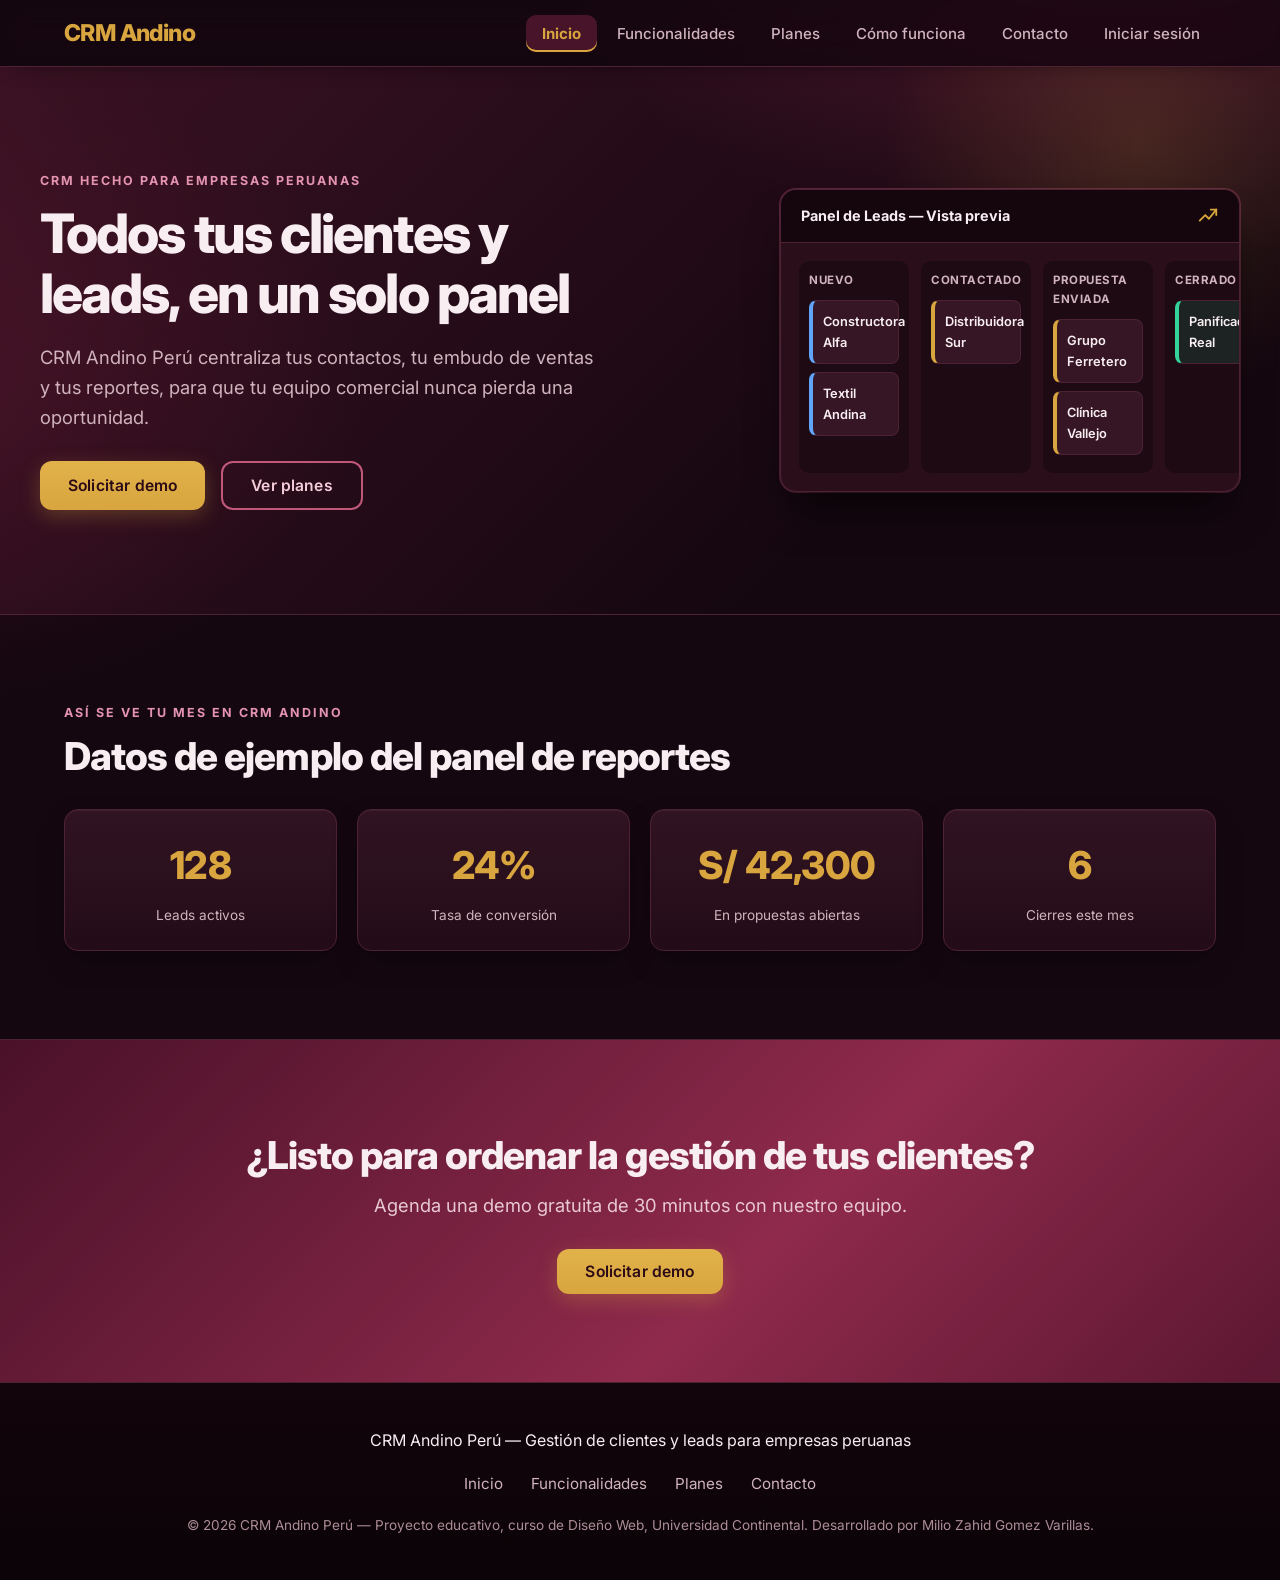
<file: crm-andino-semana7 (3)/crm-andino/index.html>
<!DOCTYPE html>
<html lang="es">
<head>
  <meta charset="UTF-8">
  <meta name="viewport" content="width=device-width, initial-scale=1.0">
  <meta name="description" content="CRM Andino Perú - Plataforma de gestión de clientes y seguimiento de leads para empresas peruanas">
  <meta name="author" content="Milio Zahid Gomez Varillas">
  <title>CRM Andino Perú — Gestiona tus clientes y leads en un solo lugar</title>
  <link rel="preconnect" href="https://fonts.googleapis.com">
  <link rel="preconnect" href="https://fonts.gstatic.com" crossorigin>
  <link href="https://fonts.googleapis.com/css2?family=Inter:wght@400;600;700;800&display=swap" rel="stylesheet">
  <link rel="stylesheet" href="css/index.css">
</head>
<body>

  <header>
    <nav>
      <a href="index.html" class="logo">CRM Andino</a>
      <ul>
        <li><a href="index.html" class="activo">Inicio</a></li>
        <li><a href="funcionalidades.html">Funcionalidades</a></li>
        <li><a href="planes.html">Planes</a></li>
        <li><a href="como-funciona.html">Cómo funciona</a></li>
        <li><a href="contacto.html">Contacto</a></li>
        <li><a href="login.html">Iniciar sesión</a></li>
      </ul>
    </nav>
  </header>

  <main>
    <section class="hero">
      <div class="hero-texto">
        <p class="kicker">CRM hecho para empresas peruanas</p>
        <h1>Todos tus clientes y leads, en un solo panel</h1>
        <p class="subtitulo">CRM Andino Perú centraliza tus contactos, tu embudo de ventas y tus reportes, para que tu equipo comercial nunca pierda una oportunidad.</p>
        <div class="hero-botones">
          <a href="contacto.html" class="btn btn-solido">Solicitar demo</a>
          <a href="planes.html" class="btn btn-outline">Ver planes</a>
        </div>
      </div>

      <div class="panel-demo" aria-label="Vista previa del panel de seguimiento de leads">
        <div class="panel-demo-header">
          <span>Panel de Leads — Vista previa</span>
          <!-- Ícono SVG con efecto de "dibujado" animado por CSS (stroke-dasharray) -->
          <svg class="icono-tendencia" viewBox="0 0 24 24" width="22" height="22" fill="none"
               stroke="currentColor" stroke-width="2" stroke-linecap="round" stroke-linejoin="round"
               aria-hidden="true">
            <polyline points="3 17 9 11 13 15 21 5"></polyline>
            <polyline points="15 5 21 5 21 11"></polyline>
          </svg>
        </div>
        <div class="panel-demo-columnas">
          <div class="panel-col">
            <h6>Nuevo</h6>
            <div class="lead-card lead-nuevo">Constructora Alfa</div>
            <div class="lead-card lead-nuevo">Textil Andina</div>
          </div>
          <div class="panel-col">
            <h6>Contactado</h6>
            <div class="lead-card lead-proceso">Distribuidora Sur</div>
          </div>
          <div class="panel-col">
            <h6>Propuesta enviada</h6>
            <div class="lead-card lead-proceso">Grupo Ferretero</div>
            <div class="lead-card lead-proceso">Clínica Vallejo</div>
          </div>
          <div class="panel-col">
            <h6>Cerrado</h6>
            <div class="lead-card lead-ganado lead-cerrado">Panificadora Real</div>
          </div>
        </div>
      </div>
    </section>

    <!--
      Datos mock: métricas de ejemplo que simulan lo que vería un
      gerente comercial dentro del sistema (no provienen de una base
      de datos real, son valores de muestra para la demo).
    -->
    <section class="metricas">
      <p class="kicker">Así se ve tu mes en CRM Andino</p>
      <h2>Datos de ejemplo del panel de reportes</h2>
      <div class="metricas-grid">
        <article class="metrica-card">
          <p class="metrica-numero">128</p>
          <p class="metrica-etiqueta">Leads activos</p>
        </article>
        <article class="metrica-card">
          <p class="metrica-numero">24%</p>
          <p class="metrica-etiqueta">Tasa de conversión</p>
        </article>
        <article class="metrica-card">
          <p class="metrica-numero">S/ 42,300</p>
          <p class="metrica-etiqueta">En propuestas abiertas</p>
        </article>
        <article class="metrica-card">
          <p class="metrica-numero">6</p>
          <p class="metrica-etiqueta">Cierres este mes</p>
        </article>
      </div>
    </section>

    <section class="cta">
      <h2>¿Listo para ordenar la gestión de tus clientes?</h2>
      <p>Agenda una demo gratuita de 30 minutos con nuestro equipo.</p>
      <a href="contacto.html" class="btn btn-solido">Solicitar demo</a>
    </section>
  </main>

  <footer>
    <p>CRM Andino Perú — Gestión de clientes y leads para empresas peruanas</p>
    <nav>
      <a href="index.html">Inicio</a>
      <a href="funcionalidades.html">Funcionalidades</a>
      <a href="planes.html">Planes</a>
      <a href="contacto.html">Contacto</a>
    </nav>
    <p>&copy; 2026 CRM Andino Perú — Proyecto educativo, curso de Diseño Web, Universidad Continental. Desarrollado por Milio Zahid Gomez Varillas.</p>
  </footer>

</body>
</html>
</file>
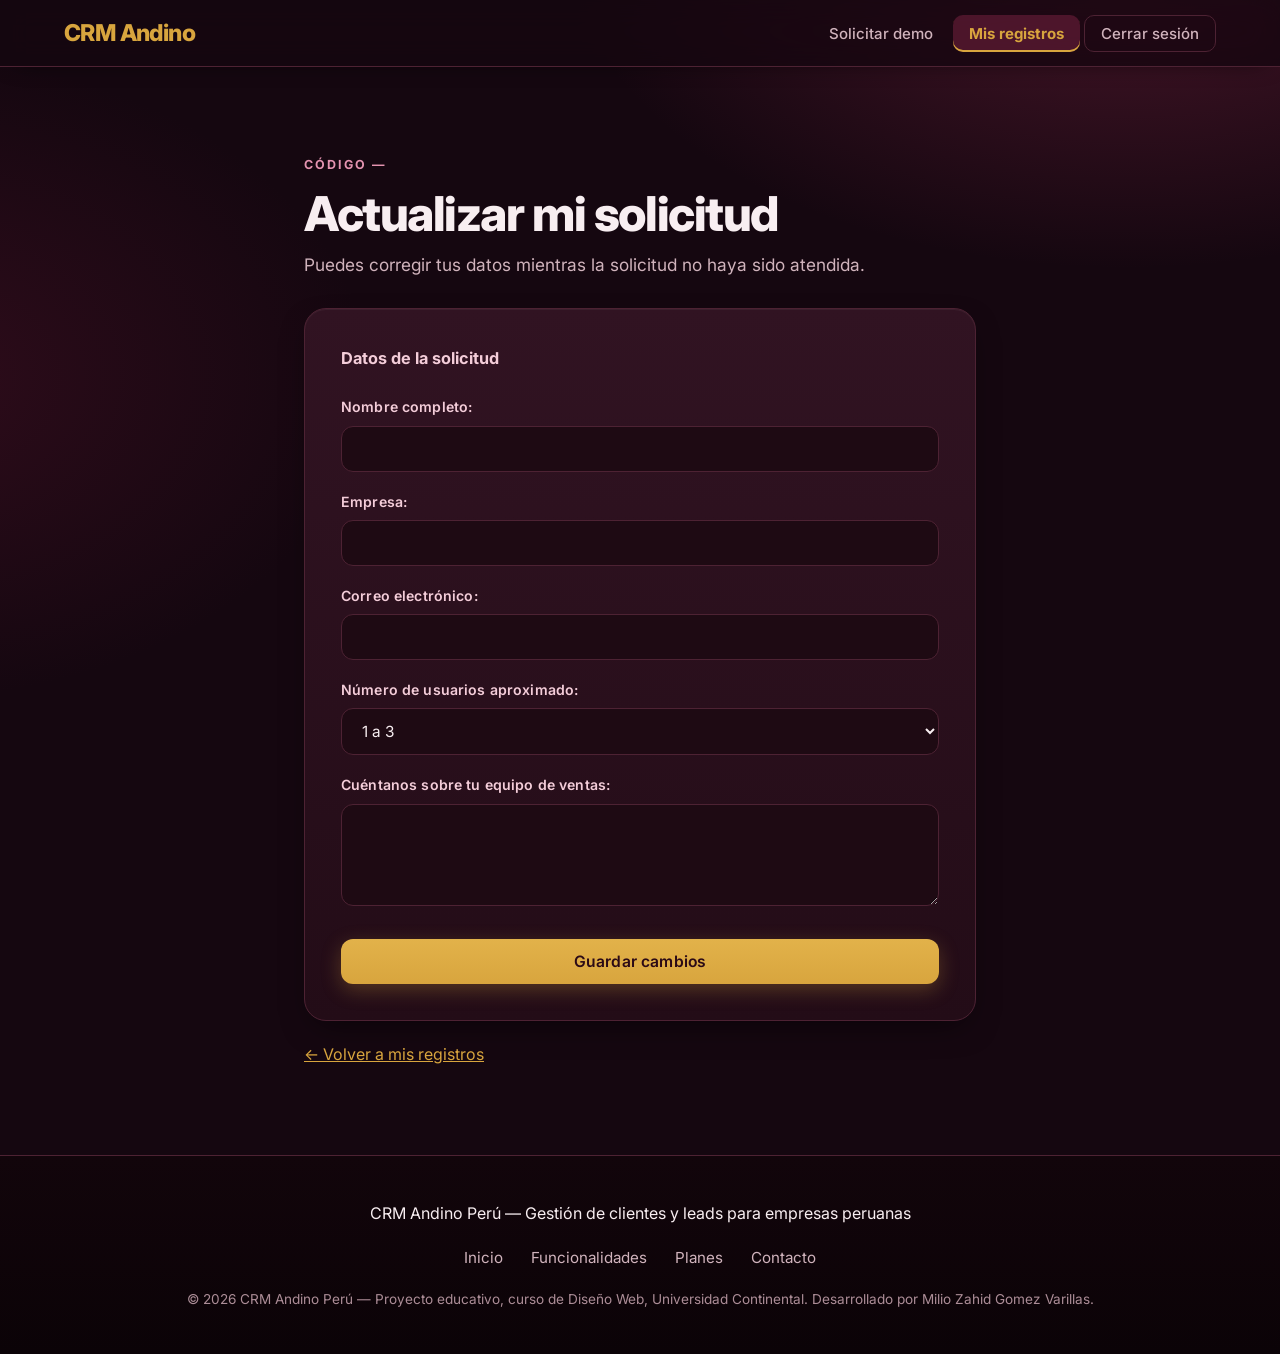
<file: crm-andino-semana7 (3)/crm-andino/actualizar.html>
<!DOCTYPE html>
<html lang="es">
<head>
  <meta charset="UTF-8">
  <meta name="viewport" content="width=device-width, initial-scale=1.0">
  <meta name="description" content="Corrige los datos de tu solicitud de demo">
  <meta name="author" content="Milio Zahid Gomez Varillas">
  <meta name="keywords" content="CRM, actualizar, solicitud, demo, CRM Andino Perú">
  <meta property="og:title" content="Actualizar solicitud — CRM Andino Perú">
  <meta property="og:description" content="Corrige los datos de tu solicitud de demo">
  <meta property="og:image" content="img/portada.jpg">
  <meta name="twitter:card" content="summary_large_image">
  <title>Actualizar solicitud — CRM Andino Perú</title>
  <link rel="preconnect" href="https://fonts.googleapis.com">
  <link rel="preconnect" href="https://fonts.gstatic.com" crossorigin>
  <link href="https://fonts.googleapis.com/css2?family=Inter:wght@400;600;700;800&display=swap" rel="stylesheet">
  <link rel="stylesheet" href="css/actualizar.css">
</head>
<body>

  <header>
    <nav>
      <a href="index.html" class="logo">CRM Andino</a>
      <ul>
        <li><a href="registro.html">Solicitar demo</a></li>
        <li><a href="consulta.html" class="activo">Mis registros</a></li>
        <li><button type="button" id="btn-salir" class="btn-salir">Cerrar sesión</button></li>
      </ul>
    </nav>
  </header>

  <main>
    <section class="formulario">
      <p class="kicker">Código <span id="codigo">—</span></p>
      <h1>Actualizar mi solicitud</h1>
      <p class="intro-seccion">Puedes corregir tus datos mientras la solicitud no haya sido atendida.</p>
      <form id="form-actualizar">
        <fieldset id="campos">
          <legend>Datos de la solicitud</legend>
          <label for="nombre">Nombre completo:</label>
          <input type="text" id="nombre" name="nombre" required maxlength="100" autocomplete="name">

          <label for="empresa">Empresa:</label>
          <input type="text" id="empresa" name="empresa" required maxlength="100" autocomplete="organization">

          <label for="correo">Correo electrónico:</label>
          <input type="email" id="correo" name="correo" required maxlength="120" autocomplete="email">

          <label for="usuarios">Número de usuarios aproximado:</label>
          <select id="usuarios" name="usuarios">
            <option value="1-3">1 a 3</option>
            <option value="4-10">4 a 10</option>
            <option value="11+">Más de 10</option>
          </select>

          <label for="detalle">Cuéntanos sobre tu equipo de ventas:</label>
          <textarea id="detalle" name="mensaje" rows="4"></textarea>
        </fieldset>
        <button type="submit" id="btn-guardar" class="btn btn-solido">Guardar cambios</button>
      </form>
      <p id="mensaje" class="msg" role="status"></p>
      <p><a href="consulta.html">← Volver a mis registros</a></p>
    </section>
  </main>

  <footer>
    <p>CRM Andino Perú — Gestión de clientes y leads para empresas peruanas</p>
    <nav>
      <a href="index.html">Inicio</a>
      <a href="funcionalidades.html">Funcionalidades</a>
      <a href="planes.html">Planes</a>
      <a href="contacto.html">Contacto</a>
    </nav>
    <p>&copy; 2026 CRM Andino Perú — Proyecto educativo, curso de Diseño Web, Universidad Continental. Desarrollado por Milio Zahid Gomez Varillas.</p>
  </footer>

  <script type="module" src="js/actualizar/actualizar.js"></script>
</body>
</html>
</file>
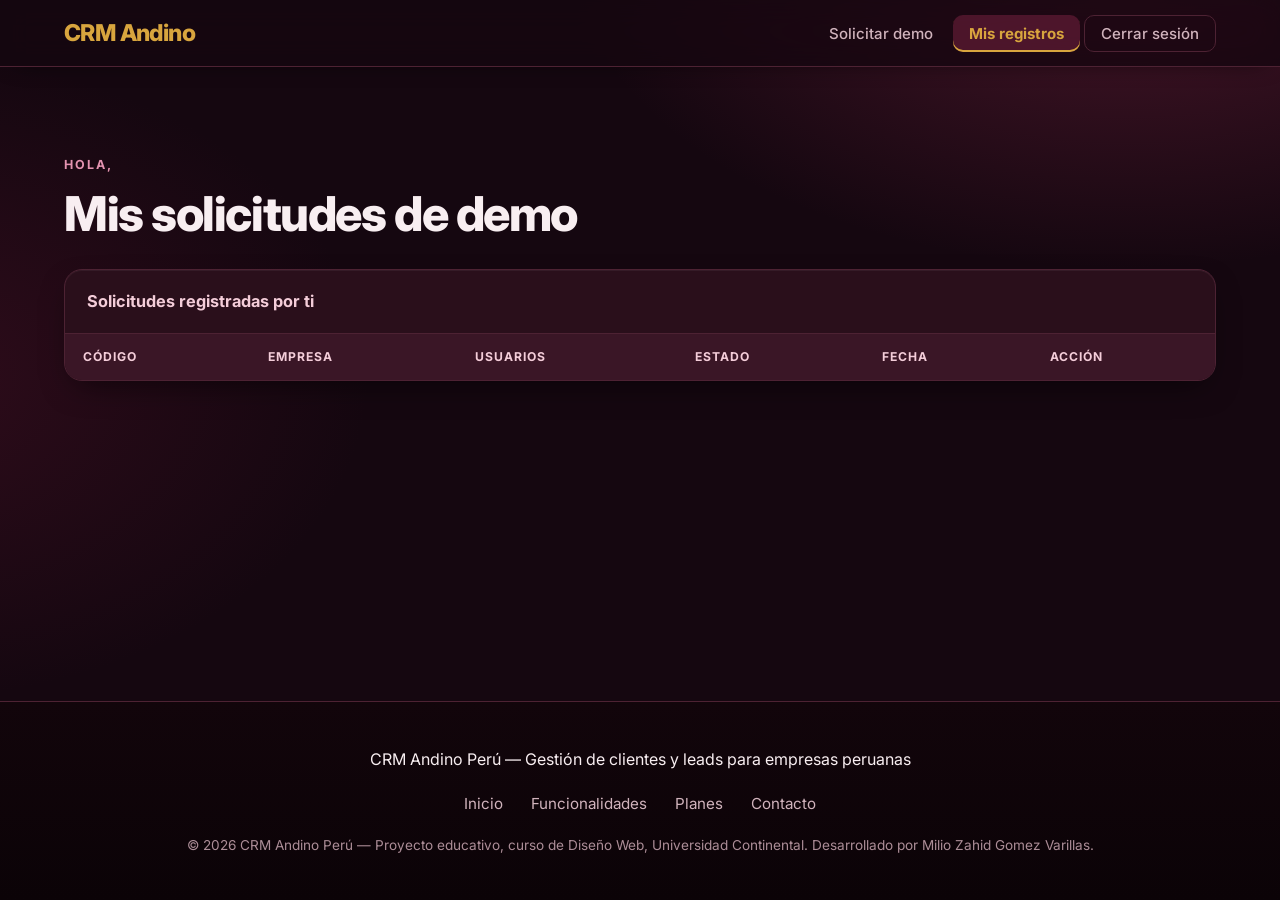
<file: crm-andino-semana7 (3)/crm-andino/consulta.html>
<!DOCTYPE html>
<html lang="es">
<head>
  <meta charset="UTF-8">
  <meta name="viewport" content="width=device-width, initial-scale=1.0">
  <meta name="description" content="Consulta el estado de tus solicitudes de demo">
  <meta name="author" content="Milio Zahid Gomez Varillas">
  <meta name="keywords" content="CRM, consulta, solicitudes, estado, CRM Andino Perú">
  <meta property="og:title" content="Mis registros — CRM Andino Perú">
  <meta property="og:description" content="Consulta el estado de tus solicitudes de demo">
  <meta property="og:image" content="img/portada.jpg">
  <meta name="twitter:card" content="summary_large_image">
  <title>Mis registros — CRM Andino Perú</title>
  <link rel="preconnect" href="https://fonts.googleapis.com">
  <link rel="preconnect" href="https://fonts.gstatic.com" crossorigin>
  <link href="https://fonts.googleapis.com/css2?family=Inter:wght@400;600;700;800&display=swap" rel="stylesheet">
  <link rel="stylesheet" href="css/consulta.css">
</head>
<body>

  <header>
    <nav>
      <a href="index.html" class="logo">CRM Andino</a>
      <ul>
        <li><a href="registro.html">Solicitar demo</a></li>
        <li><a href="consulta.html" class="activo">Mis registros</a></li>
        <li><button type="button" id="btn-salir" class="btn-salir">Cerrar sesión</button></li>
      </ul>
    </nav>
  </header>

  <main>
    <section class="consulta">
      <p class="kicker">Hola, <span id="saludo"></span></p>
      <h1>Mis solicitudes de demo</h1>
      <p id="aviso" class="intro-seccion" role="status"></p>
      <div class="tabla-scroll">
        <table>
          <caption>Solicitudes registradas por ti</caption>
          <thead>
            <tr>
              <th scope="col">Código</th>
              <th scope="col">Empresa</th>
              <th scope="col">Usuarios</th>
              <th scope="col">Estado</th>
              <th scope="col">Fecha</th>
              <th scope="col">Acción</th>
            </tr>
          </thead>
          <tbody id="cuerpo"></tbody>
        </table>
      </div>
    </section>
  </main>

  <footer>
    <p>CRM Andino Perú — Gestión de clientes y leads para empresas peruanas</p>
    <nav>
      <a href="index.html">Inicio</a>
      <a href="funcionalidades.html">Funcionalidades</a>
      <a href="planes.html">Planes</a>
      <a href="contacto.html">Contacto</a>
    </nav>
    <p>&copy; 2026 CRM Andino Perú — Proyecto educativo, curso de Diseño Web, Universidad Continental. Desarrollado por Milio Zahid Gomez Varillas.</p>
  </footer>

  <script type="module" src="js/consulta/consulta.js"></script>
</body>
</html>
</file>
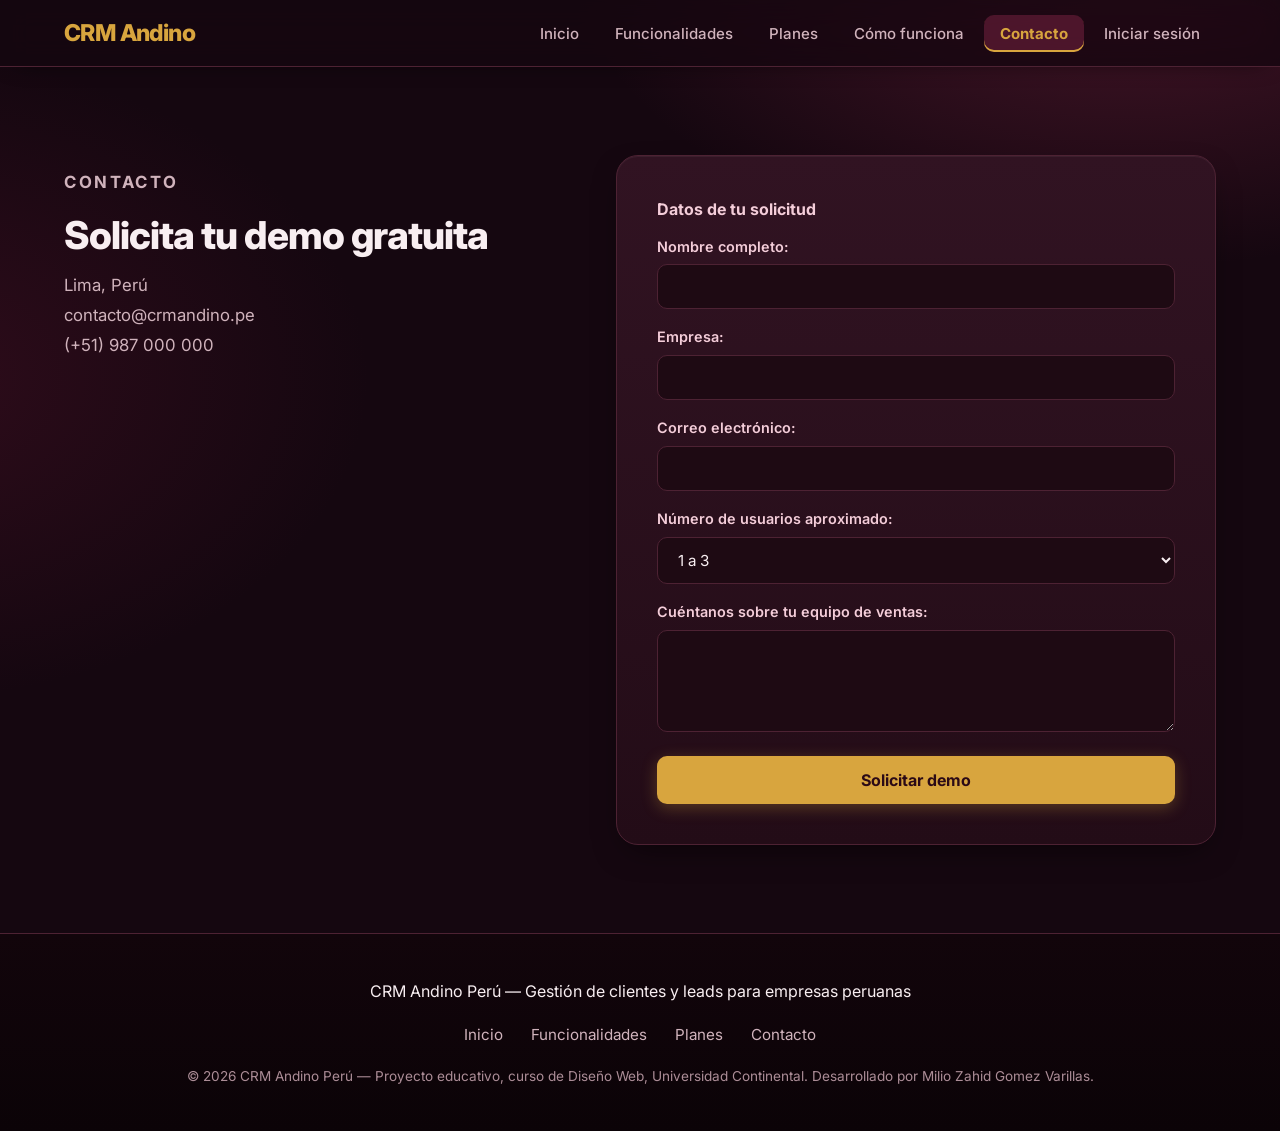
<file: crm-andino-semana7 (3)/crm-andino/contacto.html>
<!DOCTYPE html>
<html lang="es">
<head>
  <meta charset="UTF-8">
  <meta name="viewport" content="width=device-width, initial-scale=1.0">
  <meta name="description" content="Contacto y solicitud de demo de CRM Andino Perú">
  <meta name="author" content="Milio Zahid Gomez Varillas">
  <title>Contacto — CRM Andino Perú</title>
  <link rel="preconnect" href="https://fonts.googleapis.com">
  <link rel="preconnect" href="https://fonts.gstatic.com" crossorigin>
  <link href="https://fonts.googleapis.com/css2?family=Inter:wght@400;600;700;800&display=swap" rel="stylesheet">
  <link rel="stylesheet" href="css/contacto.css">
</head>
<body>

  <header>
    <nav>
      <a href="index.html" class="logo">CRM Andino</a>
      <ul>
        <li><a href="index.html">Inicio</a></li>
        <li><a href="funcionalidades.html">Funcionalidades</a></li>
        <li><a href="planes.html">Planes</a></li>
        <li><a href="como-funciona.html">Cómo funciona</a></li>
        <li><a href="contacto.html" class="activo">Contacto</a></li>
        <li><a href="login.html">Iniciar sesión</a></li>
      </ul>
    </nav>
  </header>

  <main>
    <section id="contacto">
      <p class="kicker">Contacto</p>
      <h2>Solicita tu demo gratuita</h2>
      <p>
        Lima, Perú <br>
        contacto@crmandino.pe <br>
        (+51) 987 000 000
      </p>

      <!--
        Retroalimentación visual sin JavaScript: el atributo action="#confirmacion"
        hace que, al enviar el formulario, el navegador agregue "#confirmacion" a la
        URL. El selector CSS "#confirmacion:target" detecta ese cambio y muestra
        el mensaje con una animación (@keyframes aparecerConfirmacion).
      -->
      <form action="#confirmacion">
        <fieldset>
          <legend>Datos de tu solicitud</legend>
          <label for="nombre">Nombre completo:</label>
          <input type="text" id="nombre" name="nombre" required>

          <label for="empresa">Empresa:</label>
          <input type="text" id="empresa" name="empresa" required>

          <label for="correo">Correo electrónico:</label>
          <input type="email" id="correo" name="correo" required>

          <label for="usuarios">Número de usuarios aproximado:</label>
          <select id="usuarios" name="usuarios">
            <option value="1-3">1 a 3</option>
            <option value="4-10">4 a 10</option>
            <option value="11+">Más de 10</option>
          </select>

          <label for="mensaje">Cuéntanos sobre tu equipo de ventas:</label>
          <textarea id="mensaje" name="mensaje" rows="4"></textarea>
        </fieldset>

        <input type="submit" value="Solicitar demo">
      </form>

      <div id="confirmacion" class="confirmacion-msg">
        ✓ ¡Gracias! Recibimos tu solicitud y te contactaremos muy pronto.
      </div>
    </section>
  </main>

  <footer>
    <p>CRM Andino Perú — Gestión de clientes y leads para empresas peruanas</p>
    <nav>
      <a href="index.html">Inicio</a>
      <a href="funcionalidades.html">Funcionalidades</a>
      <a href="planes.html">Planes</a>
      <a href="contacto.html">Contacto</a>
    </nav>
    <p>&copy; 2026 CRM Andino Perú — Proyecto educativo, curso de Diseño Web, Universidad Continental. Desarrollado por Milio Zahid Gomez Varillas.</p>
  </footer>

</body>
</html>
</file>
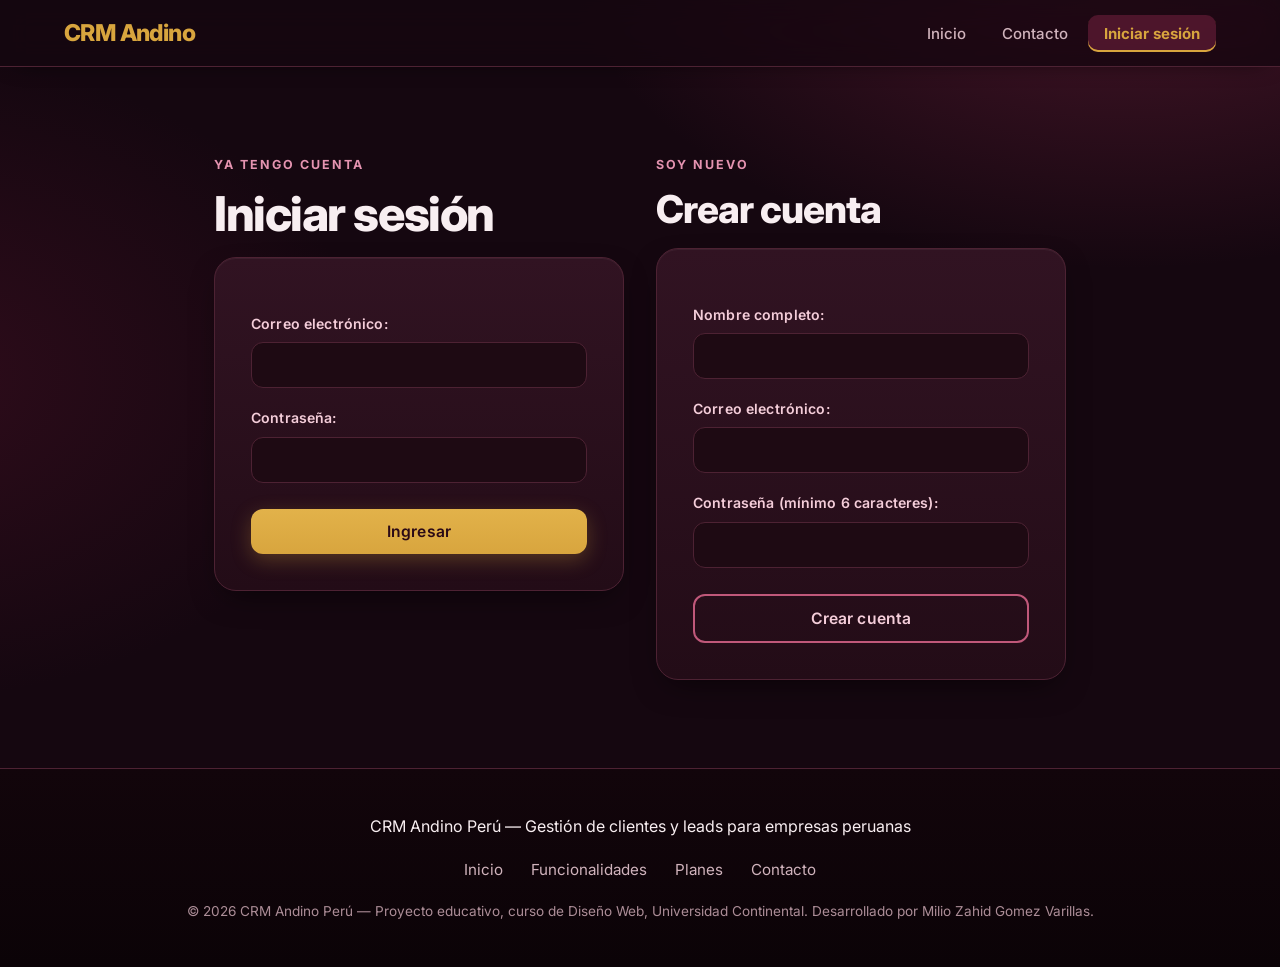
<file: crm-andino-semana7 (3)/crm-andino/login.html>
<!DOCTYPE html>
<html lang="es">
<head>
  <meta charset="UTF-8">
  <meta name="viewport" content="width=device-width, initial-scale=1.0">
  <meta name="description" content="Inicia sesión o crea tu cuenta en CRM Andino Perú">
  <meta name="author" content="Milio Zahid Gomez Varillas">
  <meta name="keywords" content="CRM, login, cuenta, Neon, CRM Andino Perú">
  <meta property="og:title" content="Iniciar sesión — CRM Andino Perú">
  <meta property="og:description" content="Inicia sesión o crea tu cuenta en CRM Andino Perú">
  <meta property="og:image" content="img/portada.jpg">
  <meta name="twitter:card" content="summary_large_image">
  <title>Iniciar sesión — CRM Andino Perú</title>
  <link rel="preconnect" href="https://fonts.googleapis.com">
  <link rel="preconnect" href="https://fonts.gstatic.com" crossorigin>
  <link href="https://fonts.googleapis.com/css2?family=Inter:wght@400;600;700;800&display=swap" rel="stylesheet">
  <link rel="stylesheet" href="css/login.css">
</head>
<body>

  <header>
    <nav>
      <a href="index.html" class="logo">CRM Andino</a>
      <ul>
        <li><a href="index.html">Inicio</a></li>
        <li><a href="contacto.html">Contacto</a></li>
        <li><a href="login.html" class="activo">Iniciar sesión</a></li>
      </ul>
    </nav>
  </header>

  <main>
    <section class="login-wrap">
      <div class="tarjeta">
        <p class="kicker">Ya tengo cuenta</p>
        <h1>Iniciar sesión</h1>
        <form id="form-login">
          <label for="login-correo">Correo electrónico:</label>
          <input type="email" id="login-correo" name="correo" required autocomplete="email">
          <label for="login-clave">Contraseña:</label>
          <input type="password" id="login-clave" name="contrasena" required autocomplete="current-password">
          <button type="submit" class="btn btn-solido">Ingresar</button>
        </form>
        <p id="msg-login" class="msg" role="status"></p>
      </div>

      <div class="tarjeta">
        <p class="kicker">Soy nuevo</p>
        <h2>Crear cuenta</h2>
        <form id="form-cuenta">
          <label for="cuenta-nombre">Nombre completo:</label>
          <input type="text" id="cuenta-nombre" name="nombre" required maxlength="100" autocomplete="name">
          <label for="cuenta-correo">Correo electrónico:</label>
          <input type="email" id="cuenta-correo" name="correo" required maxlength="120" autocomplete="email">
          <label for="cuenta-clave">Contraseña (mínimo 6 caracteres):</label>
          <input type="password" id="cuenta-clave" name="contrasena" required minlength="6" autocomplete="new-password">
          <button type="submit" class="btn btn-outline">Crear cuenta</button>
        </form>
        <p id="msg-cuenta" class="msg" role="status"></p>
      </div>
    </section>
  </main>

  <footer>
    <p>CRM Andino Perú — Gestión de clientes y leads para empresas peruanas</p>
    <nav>
      <a href="index.html">Inicio</a>
      <a href="funcionalidades.html">Funcionalidades</a>
      <a href="planes.html">Planes</a>
      <a href="contacto.html">Contacto</a>
    </nav>
    <p>&copy; 2026 CRM Andino Perú — Proyecto educativo, curso de Diseño Web, Universidad Continental. Desarrollado por Milio Zahid Gomez Varillas.</p>
  </footer>

  <script type="module" src="js/auth/login.js"></script>
</body>
</html>
</file>
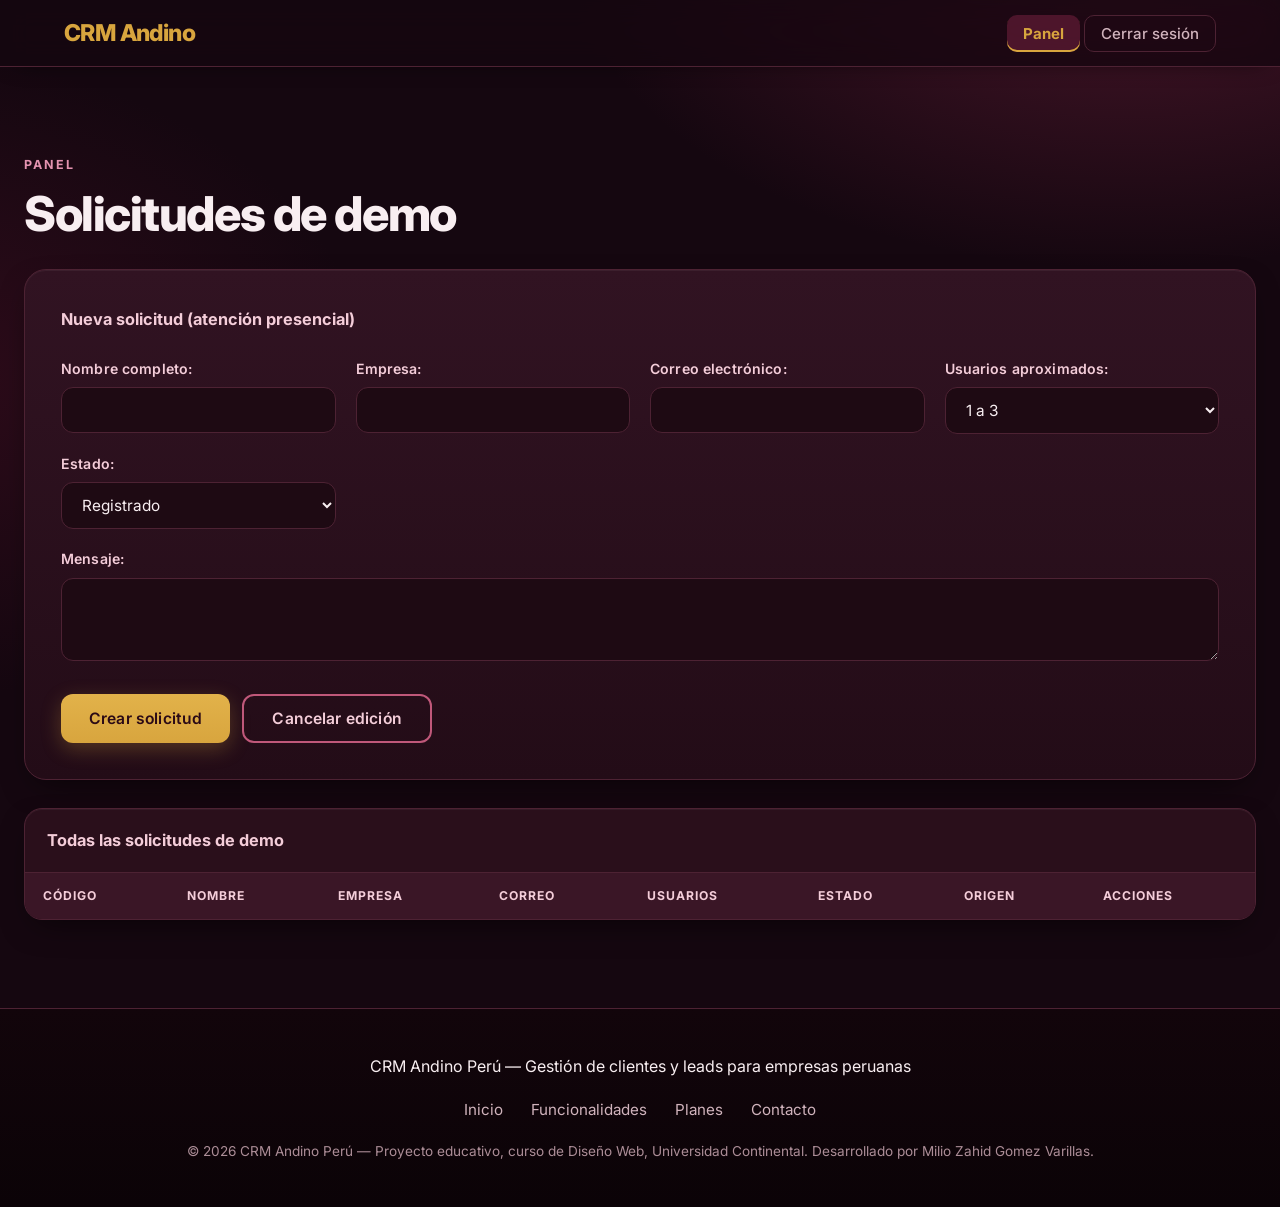
<file: crm-andino-semana7 (3)/crm-andino/panel.html>
<!DOCTYPE html>
<html lang="es">
<head>
  <meta charset="UTF-8">
  <meta name="viewport" content="width=device-width, initial-scale=1.0">
  <meta name="description" content="Panel de administrador y empleado de CRM Andino Perú">
  <meta name="author" content="Milio Zahid Gomez Varillas">
  <meta name="keywords" content="CRM, panel, administrador, empleado, CRUD, CRM Andino Perú">
  <meta property="og:title" content="Panel de gestión — CRM Andino Perú">
  <meta property="og:description" content="Panel de administrador y empleado de CRM Andino Perú">
  <meta property="og:image" content="img/portada.jpg">
  <meta name="twitter:card" content="summary_large_image">
  <title>Panel de gestión — CRM Andino Perú</title>
  <link rel="preconnect" href="https://fonts.googleapis.com">
  <link rel="preconnect" href="https://fonts.gstatic.com" crossorigin>
  <link href="https://fonts.googleapis.com/css2?family=Inter:wght@400;600;700;800&display=swap" rel="stylesheet">
  <link rel="stylesheet" href="css/panel.css">
</head>
<body>

  <header>
    <nav>
      <a href="index.html" class="logo">CRM Andino</a>
      <ul>
        <li><a href="panel.html" class="activo">Panel</a></li>
        <li><button type="button" id="btn-salir" class="btn-salir">Cerrar sesión</button></li>
      </ul>
    </nav>
  </header>

  <main>
    <section class="panel-wrap">
      <p class="kicker" id="rol-etiqueta">Panel</p>
      <h1>Solicitudes de demo</h1>
      <p id="total" class="intro-seccion" role="status"></p>
      <p id="mensaje" class="msg" role="status"></p>

      <form id="form-panel">
        <fieldset>
          <legend id="titulo-form">Nueva solicitud (atención presencial)</legend>
          <div class="form-grid">
            <div>
              <label for="nombre">Nombre completo:</label>
              <input type="text" id="nombre" name="nombre" required maxlength="100">
            </div>
            <div>
              <label for="empresa">Empresa:</label>
              <input type="text" id="empresa" name="empresa" required maxlength="100">
            </div>
            <div>
              <label for="correo">Correo electrónico:</label>
              <input type="email" id="correo" name="correo" required maxlength="120">
            </div>
            <div>
              <label for="usuarios">Usuarios aproximados:</label>
              <select id="usuarios" name="usuarios">
                <option value="1-3">1 a 3</option>
                <option value="4-10">4 a 10</option>
                <option value="11+">Más de 10</option>
              </select>
            </div>
            <div>
              <label for="estado">Estado:</label>
              <select id="estado" name="estado">
                <option value="registrado">Registrado</option>
                <option value="atendido">Atendido</option>
                <option value="rechazado">Rechazado</option>
              </select>
            </div>
            <div class="ancho-completo">
              <label for="mensaje-form">Mensaje:</label>
              <textarea id="mensaje-form" name="mensaje" rows="3"></textarea>
            </div>
          </div>
          <div class="acciones-form">
            <button type="submit" id="btn-guardar" class="btn btn-solido">Crear solicitud</button>
            <button type="button" id="btn-cancelar" class="btn btn-outline" hidden>Cancelar edición</button>
          </div>
        </fieldset>
      </form>

      <div class="tabla-scroll">
        <table>
          <caption>Todas las solicitudes de demo</caption>
          <thead>
            <tr>
              <th scope="col">Código</th>
              <th scope="col">Nombre</th>
              <th scope="col">Empresa</th>
              <th scope="col">Correo</th>
              <th scope="col">Usuarios</th>
              <th scope="col">Estado</th>
              <th scope="col">Origen</th>
              <th scope="col">Acciones</th>
            </tr>
          </thead>
          <tbody id="cuerpo"></tbody>
        </table>
      </div>
    </section>
  </main>

  <footer>
    <p>CRM Andino Perú — Gestión de clientes y leads para empresas peruanas</p>
    <nav>
      <a href="index.html">Inicio</a>
      <a href="funcionalidades.html">Funcionalidades</a>
      <a href="planes.html">Planes</a>
      <a href="contacto.html">Contacto</a>
    </nav>
    <p>&copy; 2026 CRM Andino Perú — Proyecto educativo, curso de Diseño Web, Universidad Continental. Desarrollado por Milio Zahid Gomez Varillas.</p>
  </footer>

  <script type="module" src="js/panel/panel.js"></script>
</body>
</html>
</file>
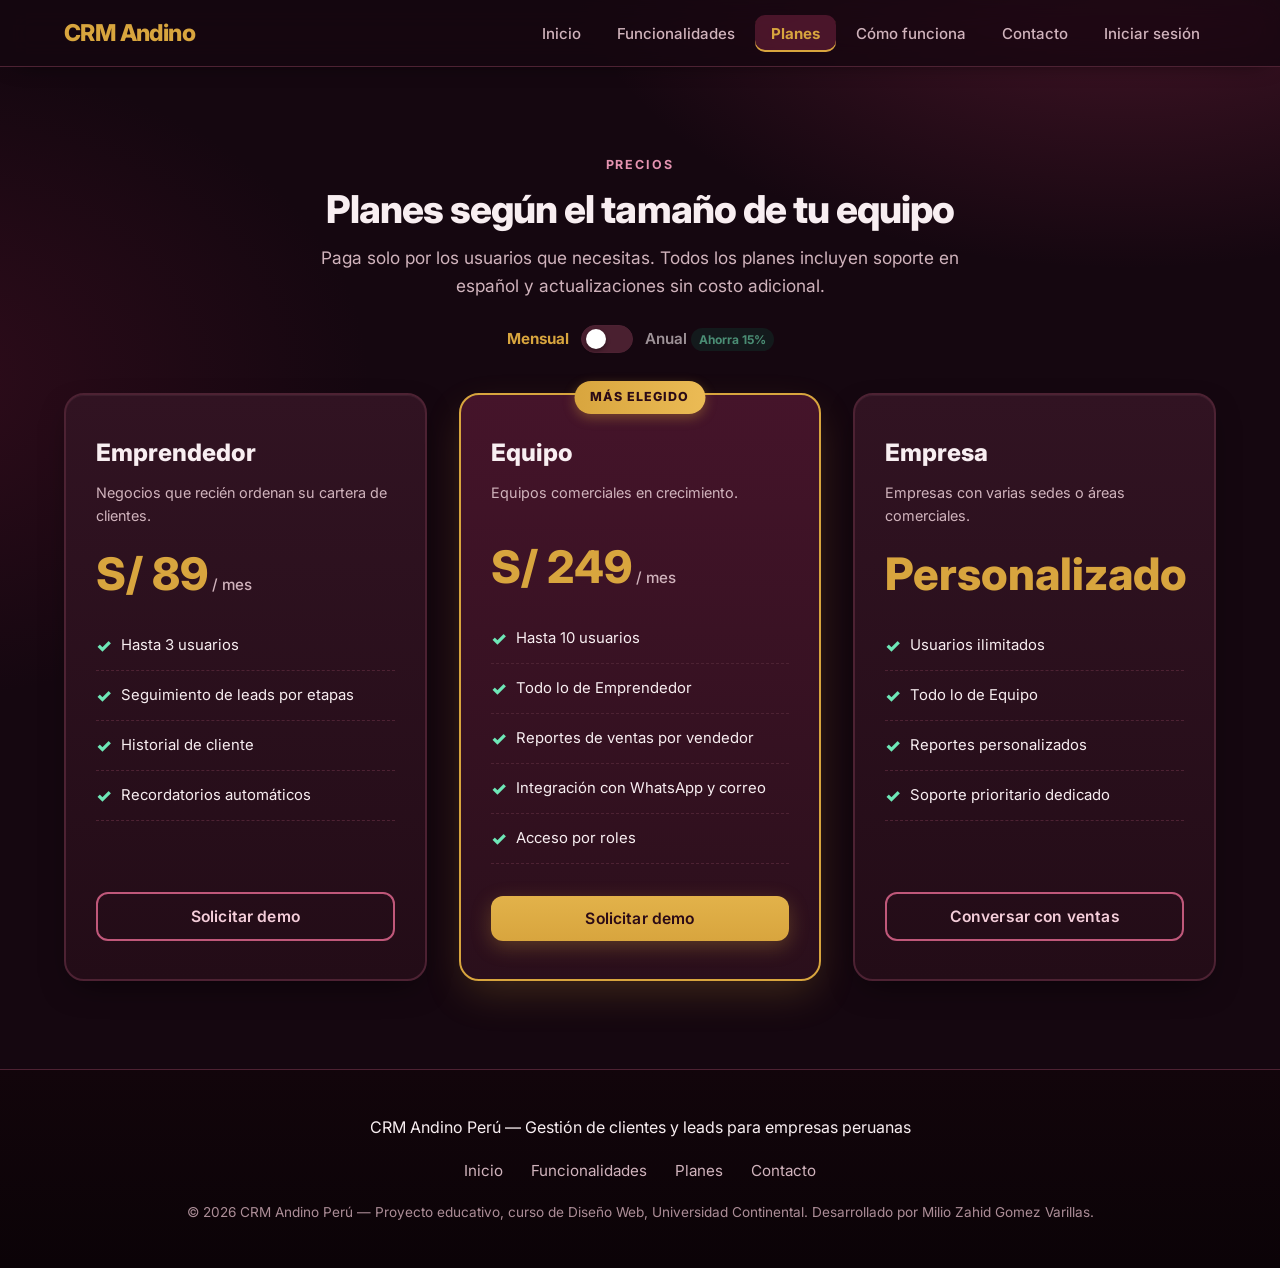
<file: crm-andino-semana7 (3)/crm-andino/planes.html>
<!DOCTYPE html>
<html lang="es">
<head>
  <meta charset="UTF-8">
  <meta name="viewport" content="width=device-width, initial-scale=1.0">
  <meta name="description" content="Planes y precios de CRM Andino Perú">
  <meta name="author" content="Milio Zahid Gomez Varillas">
  <title>Planes — CRM Andino Perú</title>
  <link rel="preconnect" href="https://fonts.googleapis.com">
  <link rel="preconnect" href="https://fonts.gstatic.com" crossorigin>
  <link href="https://fonts.googleapis.com/css2?family=Inter:wght@400;600;700;800&display=swap" rel="stylesheet">
  <link rel="stylesheet" href="css/planes.css">
</head>
<body>

  <header>
    <nav>
      <a href="index.html" class="logo">CRM Andino</a>
      <ul>
        <li><a href="index.html">Inicio</a></li>
        <li><a href="funcionalidades.html">Funcionalidades</a></li>
        <li><a href="planes.html" class="activo">Planes</a></li>
        <li><a href="como-funciona.html">Cómo funciona</a></li>
        <li><a href="contacto.html">Contacto</a></li>
        <li><a href="login.html">Iniciar sesión</a></li>
      </ul>
    </nav>
  </header>

  <main>
    <section class="seccion-planes">

      <!--
        Truco CSS-only para el interruptor Mensual/Anual:
        este checkbox va oculto (ver .switch-facturacion en el CSS) y,
        como es hermano anterior del resto del contenido de la sección,
        el selector "#switch-facturacion:checked ~ selector" permite
        cambiar estilos y textos sin usar JavaScript.
      -->
      <input type="checkbox" id="switch-facturacion" class="switch-facturacion" aria-label="Cambiar entre facturación mensual y anual">

      <div class="planes-header">
        <p class="kicker">Precios</p>
        <h2>Planes según el tamaño de tu equipo</h2>
        <p class="intro-seccion">Paga solo por los usuarios que necesitas. Todos los planes incluyen soporte en español y actualizaciones sin costo adicional.</p>

        <div class="billing-toggle">
          <span class="etiqueta-mensual">Mensual</span>
          <label for="switch-facturacion" class="toggle-switch">
            <span class="slider"></span>
          </label>
          <span class="etiqueta-anual">Anual <span class="badge-descuento">Ahorra 15%</span></span>
        </div>
      </div>

      <div class="planes-cards-grid">
        <article class="plan-card">
          <h3>Emprendedor</h3>
          <p class="plan-descripcion">Negocios que recién ordenan su cartera de clientes.</p>
          <div class="plan-precio-box">
            <span class="monto monto-mensual">S/ 89</span>
            <span class="monto monto-anual">S/ 75</span>
            <span class="periodo">/ mes</span>
          </div>
          <ul class="plan-caracteristicas">
            <li>Hasta 3 usuarios</li>
            <li>Seguimiento de leads por etapas</li>
            <li>Historial de cliente</li>
            <li>Recordatorios automáticos</li>
          </ul>
          <a href="contacto.html" class="btn btn-outline">Solicitar demo</a>
        </article>

        <article class="plan-card destacado">
          <span class="badge-popular">Más elegido</span>
          <h3>Equipo</h3>
          <p class="plan-descripcion">Equipos comerciales en crecimiento.</p>
          <div class="plan-precio-box">
            <span class="monto monto-mensual">S/ 249</span>
            <span class="monto monto-anual">S/ 212</span>
            <span class="periodo">/ mes</span>
          </div>
          <ul class="plan-caracteristicas">
            <li>Hasta 10 usuarios</li>
            <li>Todo lo de Emprendedor</li>
            <li>Reportes de ventas por vendedor</li>
            <li>Integración con WhatsApp y correo</li>
            <li>Acceso por roles</li>
          </ul>
          <a href="contacto.html" class="btn btn-solido">Solicitar demo</a>
        </article>

        <article class="plan-card">
          <h3>Empresa</h3>
          <p class="plan-descripcion">Empresas con varias sedes o áreas comerciales.</p>
          <div class="plan-precio-box">
            <span class="monto">Personalizado</span>
          </div>
          <ul class="plan-caracteristicas">
            <li>Usuarios ilimitados</li>
            <li>Todo lo de Equipo</li>
            <li>Reportes personalizados</li>
            <li>Soporte prioritario dedicado</li>
          </ul>
          <a href="contacto.html" class="btn btn-outline">Conversar con ventas</a>
        </article>
      </div>
    </section>
  </main>

  <footer>
    <p>CRM Andino Perú — Gestión de clientes y leads para empresas peruanas</p>
    <nav>
      <a href="index.html">Inicio</a>
      <a href="funcionalidades.html">Funcionalidades</a>
      <a href="planes.html">Planes</a>
      <a href="contacto.html">Contacto</a>
    </nav>
    <p>&copy; 2026 CRM Andino Perú — Proyecto educativo, curso de Diseño Web, Universidad Continental. Desarrollado por Milio Zahid Gomez Varillas.</p>
  </footer>

</body>
</html>
</file>
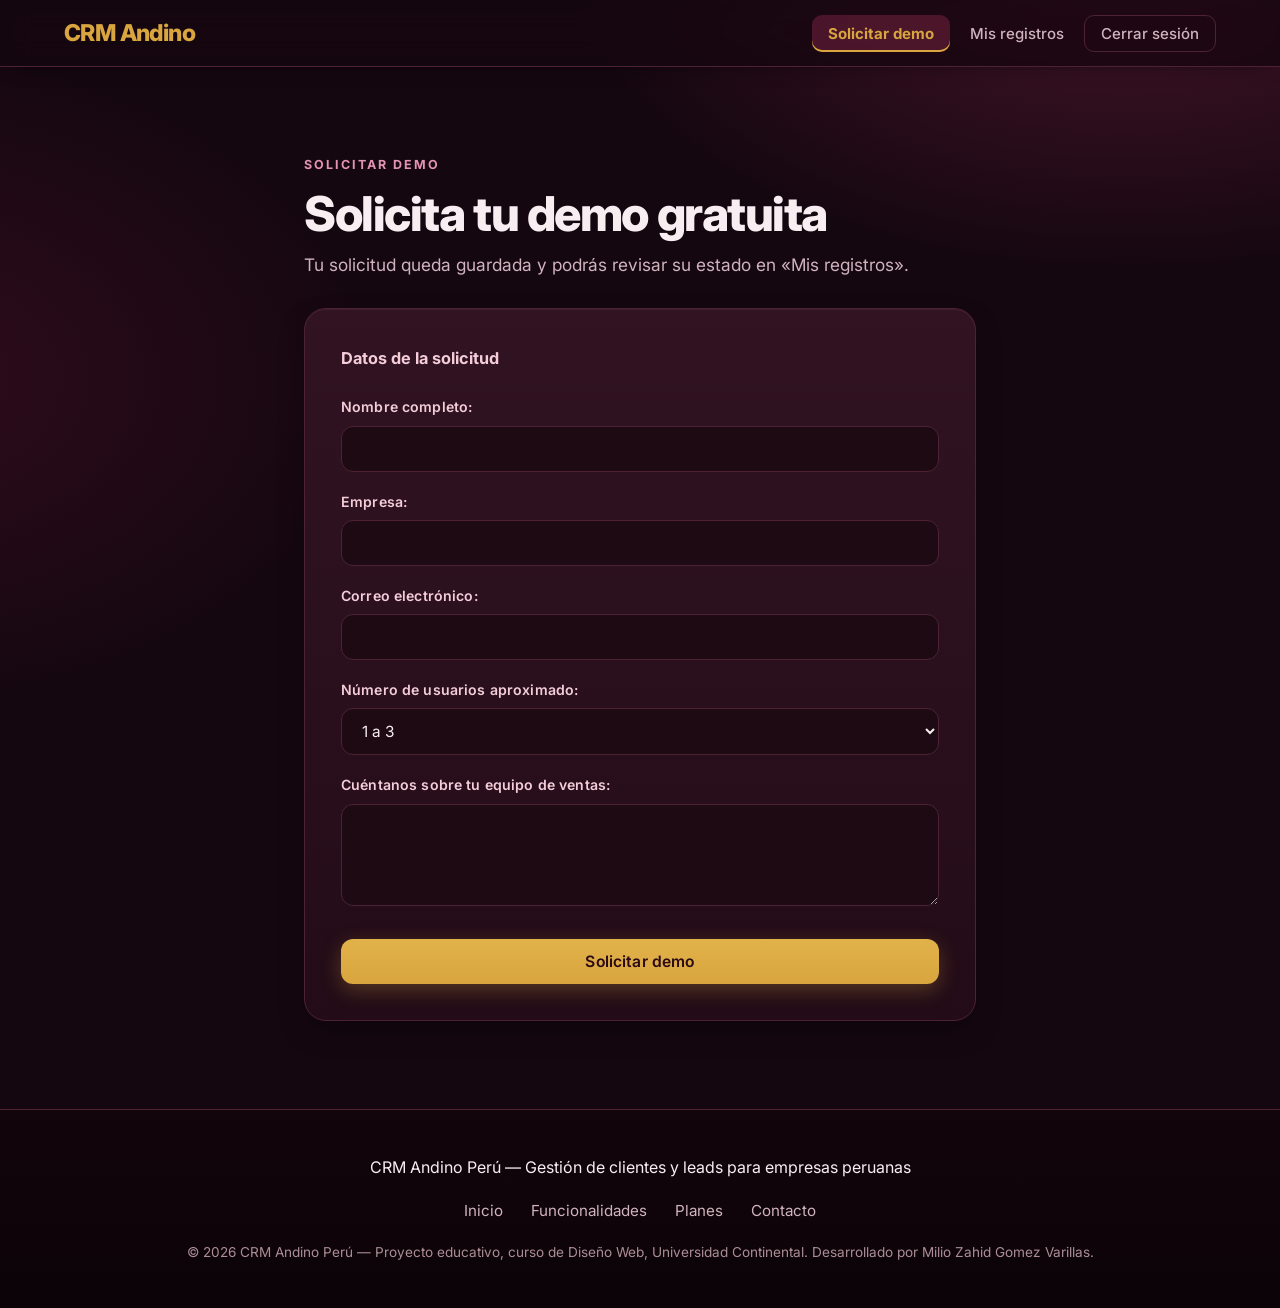
<file: crm-andino-semana7 (3)/crm-andino/registro.html>
<!DOCTYPE html>
<html lang="es">
<head>
  <meta charset="UTF-8">
  <meta name="viewport" content="width=device-width, initial-scale=1.0">
  <meta name="description" content="Registra tu solicitud de demo de CRM Andino Perú">
  <meta name="author" content="Milio Zahid Gomez Varillas">
  <meta name="keywords" content="CRM, demo, solicitud, formulario, CRM Andino Perú">
  <meta property="og:title" content="Solicitar demo — CRM Andino Perú">
  <meta property="og:description" content="Registra tu solicitud de demo de CRM Andino Perú">
  <meta property="og:image" content="img/portada.jpg">
  <meta name="twitter:card" content="summary_large_image">
  <title>Solicitar demo — CRM Andino Perú</title>
  <link rel="preconnect" href="https://fonts.googleapis.com">
  <link rel="preconnect" href="https://fonts.gstatic.com" crossorigin>
  <link href="https://fonts.googleapis.com/css2?family=Inter:wght@400;600;700;800&display=swap" rel="stylesheet">
  <link rel="stylesheet" href="css/registro.css">
</head>
<body>

  <header>
    <nav>
      <a href="index.html" class="logo">CRM Andino</a>
      <ul>
        <li><a href="registro.html" class="activo">Solicitar demo</a></li>
        <li><a href="consulta.html">Mis registros</a></li>
        <li><button type="button" id="btn-salir" class="btn-salir">Cerrar sesión</button></li>
      </ul>
    </nav>
  </header>

  <main>
    <section class="formulario">
      <p class="kicker">Solicitar demo</p>
      <h1>Solicita tu demo gratuita</h1>
      <p class="intro-seccion">Tu solicitud queda guardada y podrás revisar su estado en «Mis registros».</p>
      <form id="form-registro">
        <fieldset id="campos">
          <legend>Datos de la solicitud</legend>
          <label for="nombre">Nombre completo:</label>
          <input type="text" id="nombre" name="nombre" required maxlength="100" autocomplete="name">

          <label for="empresa">Empresa:</label>
          <input type="text" id="empresa" name="empresa" required maxlength="100" autocomplete="organization">

          <label for="correo">Correo electrónico:</label>
          <input type="email" id="correo" name="correo" required maxlength="120" autocomplete="email">

          <label for="usuarios">Número de usuarios aproximado:</label>
          <select id="usuarios" name="usuarios">
            <option value="1-3">1 a 3</option>
            <option value="4-10">4 a 10</option>
            <option value="11+">Más de 10</option>
          </select>

          <label for="detalle">Cuéntanos sobre tu equipo de ventas:</label>
          <textarea id="detalle" name="mensaje" rows="4"></textarea>
        </fieldset>
        <button type="submit" class="btn btn-solido">Solicitar demo</button>
      </form>
      <p id="mensaje" class="msg" role="status"></p>
    </section>
  </main>

  <footer>
    <p>CRM Andino Perú — Gestión de clientes y leads para empresas peruanas</p>
    <nav>
      <a href="index.html">Inicio</a>
      <a href="funcionalidades.html">Funcionalidades</a>
      <a href="planes.html">Planes</a>
      <a href="contacto.html">Contacto</a>
    </nav>
    <p>&copy; 2026 CRM Andino Perú — Proyecto educativo, curso de Diseño Web, Universidad Continental. Desarrollado por Milio Zahid Gomez Varillas.</p>
  </footer>

  <script type="module" src="js/registro/registro.js"></script>
</body>
</html>
</file>
<file: crm-andino-semana7 (3)/crm-andino/css/index.css>
/* ============================================================
   CRM Andino Perú — Tema vino oscuro (diseño v2)
   Solo CSS · vino profundo + dorado · contraste AA · responsive
   ============================================================ */
:root{
  --fondo:#150710; --fondo-2:#1e0a13; --superficie:#2a0f1b; --superficie-2:#361624;
  --borde:#4d2233; --vino-primario:#8f2a4c; --vino-medio:#c0587a; --vino-claro:#f4cdd9;
  --acento-texto:#e493b0; --dorado:#d8a53e; --dorado-hover:#ebbb55;
  --texto:#f8eef1; --sub:#d0b3bc; --muted:#ac8d97;
  --card:linear-gradient(180deg,#311322,#230c17);
  --sombra-suave:inset 0 1px 0 rgba(255,255,255,.05),0 12px 32px -12px rgba(0,0,0,.65);
  --sombra-elevada:inset 0 1px 0 rgba(255,255,255,.07),0 28px 44px -14px rgba(0,0,0,.7),0 0 0 1px rgba(192,88,122,.35);
  --fuente:'Inter',system-ui,-apple-system,sans-serif;
  color-scheme:dark;
}
*{box-sizing:border-box;margin:0;padding:0}
html{scroll-behavior:smooth}
::selection{background:var(--vino-medio);color:#fff}
:focus-visible{outline:3px solid var(--dorado);outline-offset:2px}
body{font-family:var(--fuente);color:var(--texto);line-height:1.65;display:flex;flex-direction:column;min-height:100vh;-webkit-font-smoothing:antialiased;
  background:radial-gradient(900px 520px at 88% -6%,rgba(143,42,76,.42),transparent 62%),radial-gradient(760px 520px at -8% 42%,rgba(90,20,45,.38),transparent 62%),var(--fondo);background-attachment:fixed}
main{flex:1}

/* ---------- Encabezado y menú ---------- */
header{position:sticky;top:0;z-index:100;background:rgba(21,7,16,.8);backdrop-filter:blur(14px) saturate(140%);-webkit-backdrop-filter:blur(14px) saturate(140%);border-bottom:1px solid var(--borde);box-shadow:0 8px 24px -16px rgba(0,0,0,.8)}
header nav{display:flex;justify-content:space-between;align-items:center;max-width:1200px;margin:0 auto;padding:14px 24px;flex-wrap:wrap;gap:8px}
.logo{font-weight:800;font-size:1.45rem;color:var(--dorado);text-decoration:none;letter-spacing:-.6px}
header nav ul{list-style:none;display:flex;gap:4px;align-items:center;flex-wrap:wrap}
header nav ul a{color:var(--sub);text-decoration:none;font-size:.94rem;font-weight:500;padding:9px 16px;border-radius:10px;transition:color .2s ease,background-color .2s ease,box-shadow .2s ease}
header nav ul a:hover{color:var(--texto);background:rgba(143,42,76,.38)}
header nav ul a.activo{color:var(--dorado);font-weight:700;background:rgba(143,42,76,.42);box-shadow:inset 0 -2px 0 var(--dorado)}

/* ---------- Tipografía y secciones ---------- */
.kicker{text-transform:uppercase;letter-spacing:.16em;font-size:.78rem;color:var(--acento-texto);font-weight:700;margin-bottom:10px}
h1{font-size:clamp(2rem,1.2rem + 3vw,3rem);font-weight:800;color:var(--texto);letter-spacing:-.03em;line-height:1.15}
h2{font-size:clamp(1.7rem,1rem + 2.4vw,2.4rem);font-weight:800;color:var(--texto);letter-spacing:-.025em;line-height:1.2;margin-top:4px}
.intro-seccion{color:var(--sub);max-width:660px;font-size:1.08rem;margin-top:10px}
section{max-width:1200px;margin:0 auto;padding:clamp(48px,8vw,88px) 24px}

/* ---------- Botones ---------- */
.btn{display:inline-flex;align-items:center;justify-content:center;padding:13px 28px;border-radius:12px;text-decoration:none;font:600 .98rem var(--fuente);letter-spacing:.01em;transition:all .25s cubic-bezier(.4,0,.2,1);cursor:pointer;border:none}
.btn:active{transform:translateY(0) scale(.98)}
.btn-solido{background:linear-gradient(180deg,#e2b24a,var(--dorado));color:#2b0a16;box-shadow:0 6px 20px rgba(216,165,62,.28)}
.btn-solido:hover{background:linear-gradient(180deg,#f0c463,var(--dorado-hover));transform:translateY(-2px);box-shadow:0 10px 26px rgba(216,165,62,.42)}
.btn-outline{border:2px solid var(--vino-medio);color:var(--vino-claro);background:transparent}
.btn-outline:hover{background:rgba(192,88,122,.2);border-color:var(--acento-texto);transform:translateY(-2px)}

/* ---------- Pie ---------- */
footer{background:linear-gradient(180deg,#12050b,#0b0307);color:var(--texto);text-align:center;padding:44px 24px;margin-top:auto;border-top:1px solid var(--borde)}
footer nav{display:flex;justify-content:center;gap:8px 28px;margin:18px 0;flex-wrap:wrap}
footer nav a{color:var(--sub);text-decoration:none;font-size:.95rem;transition:color .2s ease}
footer nav a:hover{color:var(--dorado)}
footer p:last-child{color:var(--muted);font-size:.85rem;margin-top:12px}

@keyframes aparecerConfirmacion{from{opacity:0;transform:translateY(-8px) scale(.98)}to{opacity:1;transform:translateY(0) scale(1)}}
@media (max-width:640px){header nav{justify-content:center;padding:12px 16px}header nav ul{justify-content:center}header nav ul a{padding:8px 12px;font-size:.9rem}.btn{padding:12px 22px}}
@media (prefers-reduced-motion:reduce){*{animation-duration:.01ms!important;animation-iteration-count:1!important;transition-duration:.01ms!important}}

/* ---------- Específico de la página ---------- */
.hero{position:relative;overflow:hidden;display:flex;align-items:center;justify-content:space-between;gap:48px;flex-wrap:wrap;max-width:none;padding:clamp(56px,9vw,104px) max(24px,calc((100% - 1200px)/2));border-bottom:1px solid var(--borde);background:linear-gradient(135deg,rgba(143,42,76,.3),rgba(21,7,16,0) 70%)}
.hero::before{content:"";position:absolute;width:560px;height:560px;right:-140px;top:-200px;background:radial-gradient(circle,rgba(216,165,62,.16),transparent 65%);pointer-events:none}
.hero>*{position:relative}
.hero-texto{max-width:560px}
.hero h1{font-size:clamp(2.2rem,1.2rem + 3.6vw,3.4rem);line-height:1.1;margin:12px 0 18px;letter-spacing:-.035em}
.hero .subtitulo{color:var(--sub);font-size:1.15rem}
.hero-botones{display:flex;gap:16px;margin-top:28px;flex-wrap:wrap}

.panel-demo{background:var(--superficie);width:460px;max-width:100%;border-radius:16px;box-shadow:var(--sombra-elevada);border:1px solid var(--borde);overflow:hidden;transition:transform .3s ease,box-shadow .3s ease;animation:aparecerPanel .6s ease both}
.panel-demo:hover{transform:translateY(-4px);box-shadow:0 28px 44px -8px rgba(143,42,76,.5),0 0 0 1px var(--vino-medio)}
.panel-demo-header{background:#14060c;color:var(--texto);padding:14px 20px;font-weight:700;font-size:.9rem;display:flex;align-items:center;justify-content:space-between;gap:10px;border-bottom:1px solid var(--borde)}
.icono-tendencia{color:var(--dorado);stroke-dasharray:60;stroke-dashoffset:60;animation:dibujarIcono 1.4s ease-out .4s forwards}
.panel-demo-columnas{display:flex;gap:12px;padding:18px;overflow-x:auto}
.panel-col{background:var(--fondo-2);border-radius:10px;padding:10px;min-width:110px;flex:1;animation:aparecerPanel .5s ease both}
.panel-col:nth-child(1){animation-delay:.15s}.panel-col:nth-child(2){animation-delay:.3s}.panel-col:nth-child(3){animation-delay:.45s}.panel-col:nth-child(4){animation-delay:.6s}
.panel-col h6{font-size:.72rem;text-transform:uppercase;letter-spacing:.5px;color:var(--sub);margin-bottom:10px;font-weight:700}
.lead-card{background:var(--superficie-2);border:1px solid var(--borde);border-left:4px solid var(--vino-medio);border-radius:8px;padding:10px;font-size:.8rem;font-weight:600;margin-bottom:8px;transition:transform .2s ease,box-shadow .2s ease}
.lead-card:hover{transform:translateY(-3px);box-shadow:0 8px 16px rgba(0,0,0,.4)}
.lead-nuevo{border-left-color:#60a5fa;animation:pulsoNuevo 2.4s ease-in-out infinite}
.lead-proceso{border-left-color:var(--dorado);animation:pulsoProceso 2.4s ease-in-out infinite}
.lead-ganado,.lead-cerrado{border-left-color:#34d399;background:rgba(16,185,129,.14)}

.metricas-grid{display:grid;grid-template-columns:repeat(auto-fit,minmax(180px,1fr));gap:20px;margin-top:30px}
.metrica-card{background:var(--card);border:1px solid var(--borde);border-radius:14px;padding:24px;text-align:center;box-shadow:var(--sombra-suave);transition:transform .2s ease,box-shadow .2s ease,border-color .2s ease}
.metrica-card:hover{transform:translateY(-4px);box-shadow:var(--sombra-elevada);border-color:var(--vino-medio)}
.metrica-numero{font-size:clamp(1.8rem,1.2rem + 1.6vw,2.4rem);font-weight:800;color:var(--dorado);margin:0;letter-spacing:-.02em}
.metrica-etiqueta{font-size:.85rem;color:var(--sub);margin:6px 0 0}

.cta{background:linear-gradient(135deg,#4a1128,var(--vino-primario) 60%,#5c1731);text-align:center;max-width:none;padding:clamp(56px,8vw,88px) 24px;border-top:1px solid var(--borde)}
.cta h2{font-size:2.4rem;margin-bottom:12px}
.cta p{color:#e9c9d3;font-size:1.15rem;margin-bottom:28px}

@keyframes pulsoNuevo{0%,100%{border-left-color:#60a5fa;background-color:var(--superficie-2)}50%{border-left-color:#93c5fd;background-color:#2b2040}}
@keyframes pulsoProceso{0%,100%{border-left-color:var(--dorado);background-color:var(--superficie-2)}50%{border-left-color:#eab676;background-color:#3f2a22}}
@keyframes aparecerPanel{from{opacity:0;transform:translateY(14px)}to{opacity:1;transform:translateY(0)}}
@keyframes dibujarIcono{to{stroke-dashoffset:0}}
</file>
<file: crm-andino-semana7 (3)/crm-andino/css/actualizar.css>
/* ============================================================
   CRM Andino Perú — Tema vino oscuro (diseño v2)
   Solo CSS · vino profundo + dorado · contraste AA · responsive
   ============================================================ */
:root{
  --fondo:#150710; --fondo-2:#1e0a13; --superficie:#2a0f1b; --superficie-2:#361624;
  --borde:#4d2233; --vino-primario:#8f2a4c; --vino-medio:#c0587a; --vino-claro:#f4cdd9;
  --acento-texto:#e493b0; --dorado:#d8a53e; --dorado-hover:#ebbb55;
  --texto:#f8eef1; --sub:#d0b3bc; --muted:#ac8d97;
  --card:linear-gradient(180deg,#311322,#230c17);
  --sombra-suave:inset 0 1px 0 rgba(255,255,255,.05),0 12px 32px -12px rgba(0,0,0,.65);
  --sombra-elevada:inset 0 1px 0 rgba(255,255,255,.07),0 28px 44px -14px rgba(0,0,0,.7),0 0 0 1px rgba(192,88,122,.35);
  --fuente:'Inter',system-ui,-apple-system,sans-serif;
  color-scheme:dark;
}
*{box-sizing:border-box;margin:0;padding:0}
html{scroll-behavior:smooth}
::selection{background:var(--vino-medio);color:#fff}
:focus-visible{outline:3px solid var(--dorado);outline-offset:2px}
body{font-family:var(--fuente);color:var(--texto);line-height:1.65;display:flex;flex-direction:column;min-height:100vh;-webkit-font-smoothing:antialiased;
  background:radial-gradient(900px 520px at 88% -6%,rgba(143,42,76,.42),transparent 62%),radial-gradient(760px 520px at -8% 42%,rgba(90,20,45,.38),transparent 62%),var(--fondo);background-attachment:fixed}
main{flex:1}

/* ---------- Encabezado y menú ---------- */
header{position:sticky;top:0;z-index:100;background:rgba(21,7,16,.8);backdrop-filter:blur(14px) saturate(140%);-webkit-backdrop-filter:blur(14px) saturate(140%);border-bottom:1px solid var(--borde);box-shadow:0 8px 24px -16px rgba(0,0,0,.8)}
header nav{display:flex;justify-content:space-between;align-items:center;max-width:1200px;margin:0 auto;padding:14px 24px;flex-wrap:wrap;gap:8px}
.logo{font-weight:800;font-size:1.45rem;color:var(--dorado);text-decoration:none;letter-spacing:-.6px}
header nav ul{list-style:none;display:flex;gap:4px;align-items:center;flex-wrap:wrap}
header nav ul a{color:var(--sub);text-decoration:none;font-size:.94rem;font-weight:500;padding:9px 16px;border-radius:10px;transition:color .2s ease,background-color .2s ease,box-shadow .2s ease}
header nav ul a:hover{color:var(--texto);background:rgba(143,42,76,.38)}
header nav ul a.activo{color:var(--dorado);font-weight:700;background:rgba(143,42,76,.42);box-shadow:inset 0 -2px 0 var(--dorado)}

/* ---------- Tipografía y secciones ---------- */
.kicker{text-transform:uppercase;letter-spacing:.16em;font-size:.78rem;color:var(--acento-texto);font-weight:700;margin-bottom:10px}
h1{font-size:clamp(2rem,1.2rem + 3vw,3rem);font-weight:800;color:var(--texto);letter-spacing:-.03em;line-height:1.15}
h2{font-size:clamp(1.7rem,1rem + 2.4vw,2.4rem);font-weight:800;color:var(--texto);letter-spacing:-.025em;line-height:1.2;margin-top:4px}
.intro-seccion{color:var(--sub);max-width:660px;font-size:1.08rem;margin-top:10px}
section{max-width:1200px;margin:0 auto;padding:clamp(48px,8vw,88px) 24px}

/* ---------- Botones ---------- */
.btn{display:inline-flex;align-items:center;justify-content:center;padding:13px 28px;border-radius:12px;text-decoration:none;font:600 .98rem var(--fuente);letter-spacing:.01em;transition:all .25s cubic-bezier(.4,0,.2,1);cursor:pointer;border:none}
.btn:active{transform:translateY(0) scale(.98)}
.btn-solido{background:linear-gradient(180deg,#e2b24a,var(--dorado));color:#2b0a16;box-shadow:0 6px 20px rgba(216,165,62,.28)}
.btn-solido:hover{background:linear-gradient(180deg,#f0c463,var(--dorado-hover));transform:translateY(-2px);box-shadow:0 10px 26px rgba(216,165,62,.42)}
.btn-outline{border:2px solid var(--vino-medio);color:var(--vino-claro);background:transparent}
.btn-outline:hover{background:rgba(192,88,122,.2);border-color:var(--acento-texto);transform:translateY(-2px)}

/* ---------- Pie ---------- */
footer{background:linear-gradient(180deg,#12050b,#0b0307);color:var(--texto);text-align:center;padding:44px 24px;margin-top:auto;border-top:1px solid var(--borde)}
footer nav{display:flex;justify-content:center;gap:8px 28px;margin:18px 0;flex-wrap:wrap}
footer nav a{color:var(--sub);text-decoration:none;font-size:.95rem;transition:color .2s ease}
footer nav a:hover{color:var(--dorado)}
footer p:last-child{color:var(--muted);font-size:.85rem;margin-top:12px}

@keyframes aparecerConfirmacion{from{opacity:0;transform:translateY(-8px) scale(.98)}to{opacity:1;transform:translateY(0) scale(1)}}
@media (max-width:640px){header nav{justify-content:center;padding:12px 16px}header nav ul{justify-content:center}header nav ul a{padding:8px 12px;font-size:.9rem}.btn{padding:12px 22px}}
@media (prefers-reduced-motion:reduce){*{animation-duration:.01ms!important;animation-iteration-count:1!important;transition-duration:.01ms!important}}

/* ---------- Componentes de las páginas con base de datos ---------- */
a{color:var(--dorado)}
.btn-salir{color:var(--sub);font:500 .94rem var(--fuente);padding:8px 16px;border-radius:10px;background:none;border:1px solid var(--borde);cursor:pointer;transition:all .2s ease}
.btn-salir:hover{color:var(--texto);background:rgba(143,42,76,.38);border-color:var(--vino-medio)}
.btn-sm{padding:7px 14px;font-size:.84rem;border-radius:9px}
.btn-peligro{border:2px solid #d9575f;color:#fda4a4;background:transparent}
.btn-peligro:hover{background:rgba(239,68,68,.16);transform:translateY(-2px)}
form{background:var(--card);padding:clamp(22px,4vw,36px);border-radius:22px;border:1px solid var(--borde);box-shadow:var(--sombra-suave);display:flex;flex-direction:column;margin-top:28px}
form[hidden]{display:none}
fieldset{border:none;min-width:0}
legend{font-weight:700;color:var(--vino-claro);margin-bottom:6px;font-size:1.02rem}
label{margin-top:18px;display:block;font-weight:600;font-size:.88rem;color:var(--vino-claro);letter-spacing:.01em}
input,select,textarea{width:100%;min-height:46px;padding:12px 16px;margin-top:7px;border-radius:12px;border:1px solid var(--borde);font:.96rem var(--fuente);color:var(--texto);background:var(--fondo-2);transition:border-color .2s ease,box-shadow .2s ease,background-color .2s ease}
input::placeholder,textarea::placeholder{color:var(--muted)}
input:hover,select:hover,textarea:hover{border-color:#6a3148}
input:focus,select:focus,textarea:focus{outline:none;border-color:var(--dorado);background:#26101a;box-shadow:0 0 0 4px rgba(216,165,62,.18)}
form .btn{margin-top:26px}
.tabla-scroll{overflow:auto;margin-top:28px;border:1px solid var(--borde);border-radius:18px;background:var(--superficie);box-shadow:var(--sombra-suave)}
table{width:100%;border-collapse:collapse;font-size:.92rem}
caption{text-align:left;padding:18px 22px;font-weight:700;color:var(--vino-claro);font-size:1.02rem}
th,td{padding:13px 18px;text-align:left;border-top:1px solid var(--borde);white-space:nowrap}
th{background:#3a1626;color:var(--vino-claro);font-size:.76rem;text-transform:uppercase;letter-spacing:.08em;position:sticky;top:0;z-index:1}
tbody tr{transition:background-color .2s ease}
tbody tr:nth-child(even){background:rgba(255,255,255,.025)}
tbody tr:hover{background:var(--superficie-2)}
.estado{display:inline-block;padding:3px 12px;border-radius:999px;font-size:.78rem;font-weight:700;text-transform:capitalize}
.estado-registrado{background:rgba(59,130,246,.2);color:#a5cbfd}
.estado-atendido{background:rgba(16,185,129,.2);color:#7ee7bd}
.estado-rechazado{background:rgba(239,68,68,.2);color:#fdb0b0}
/* Mensaje de éxito/error: reutiliza la animación de confirmación de la Semana 5 */
.msg{display:none;margin-top:22px;padding:14px 20px;border-radius:14px;font-weight:600}
.msg.visible{display:block;animation:aparecerConfirmacion .5s ease both}
.msg.ok{background:rgba(16,185,129,.15);border:1px solid rgba(16,185,129,.45);color:#9cf0c4}
.msg.error{background:rgba(239,68,68,.15);border:1px solid rgba(239,68,68,.45);color:#fdb0b0}
@media (max-width:640px){.btn-salir{padding:8px 12px;font-size:.9rem}}

/* ---------- Específico de la página ---------- */
.formulario{max-width:720px}
fieldset:disabled input,fieldset:disabled select,fieldset:disabled textarea{background:#1a0a11;color:var(--sub);cursor:not-allowed;opacity:.8}
.formulario>p:last-child{margin-top:20px}
</file>
<file: crm-andino-semana7 (3)/crm-andino/css/consulta.css>
/* ============================================================
   CRM Andino Perú — Tema vino oscuro (diseño v2)
   Solo CSS · vino profundo + dorado · contraste AA · responsive
   ============================================================ */
:root{
  --fondo:#150710; --fondo-2:#1e0a13; --superficie:#2a0f1b; --superficie-2:#361624;
  --borde:#4d2233; --vino-primario:#8f2a4c; --vino-medio:#c0587a; --vino-claro:#f4cdd9;
  --acento-texto:#e493b0; --dorado:#d8a53e; --dorado-hover:#ebbb55;
  --texto:#f8eef1; --sub:#d0b3bc; --muted:#ac8d97;
  --card:linear-gradient(180deg,#311322,#230c17);
  --sombra-suave:inset 0 1px 0 rgba(255,255,255,.05),0 12px 32px -12px rgba(0,0,0,.65);
  --sombra-elevada:inset 0 1px 0 rgba(255,255,255,.07),0 28px 44px -14px rgba(0,0,0,.7),0 0 0 1px rgba(192,88,122,.35);
  --fuente:'Inter',system-ui,-apple-system,sans-serif;
  color-scheme:dark;
}
*{box-sizing:border-box;margin:0;padding:0}
html{scroll-behavior:smooth}
::selection{background:var(--vino-medio);color:#fff}
:focus-visible{outline:3px solid var(--dorado);outline-offset:2px}
body{font-family:var(--fuente);color:var(--texto);line-height:1.65;display:flex;flex-direction:column;min-height:100vh;-webkit-font-smoothing:antialiased;
  background:radial-gradient(900px 520px at 88% -6%,rgba(143,42,76,.42),transparent 62%),radial-gradient(760px 520px at -8% 42%,rgba(90,20,45,.38),transparent 62%),var(--fondo);background-attachment:fixed}
main{flex:1}

/* ---------- Encabezado y menú ---------- */
header{position:sticky;top:0;z-index:100;background:rgba(21,7,16,.8);backdrop-filter:blur(14px) saturate(140%);-webkit-backdrop-filter:blur(14px) saturate(140%);border-bottom:1px solid var(--borde);box-shadow:0 8px 24px -16px rgba(0,0,0,.8)}
header nav{display:flex;justify-content:space-between;align-items:center;max-width:1200px;margin:0 auto;padding:14px 24px;flex-wrap:wrap;gap:8px}
.logo{font-weight:800;font-size:1.45rem;color:var(--dorado);text-decoration:none;letter-spacing:-.6px}
header nav ul{list-style:none;display:flex;gap:4px;align-items:center;flex-wrap:wrap}
header nav ul a{color:var(--sub);text-decoration:none;font-size:.94rem;font-weight:500;padding:9px 16px;border-radius:10px;transition:color .2s ease,background-color .2s ease,box-shadow .2s ease}
header nav ul a:hover{color:var(--texto);background:rgba(143,42,76,.38)}
header nav ul a.activo{color:var(--dorado);font-weight:700;background:rgba(143,42,76,.42);box-shadow:inset 0 -2px 0 var(--dorado)}

/* ---------- Tipografía y secciones ---------- */
.kicker{text-transform:uppercase;letter-spacing:.16em;font-size:.78rem;color:var(--acento-texto);font-weight:700;margin-bottom:10px}
h1{font-size:clamp(2rem,1.2rem + 3vw,3rem);font-weight:800;color:var(--texto);letter-spacing:-.03em;line-height:1.15}
h2{font-size:clamp(1.7rem,1rem + 2.4vw,2.4rem);font-weight:800;color:var(--texto);letter-spacing:-.025em;line-height:1.2;margin-top:4px}
.intro-seccion{color:var(--sub);max-width:660px;font-size:1.08rem;margin-top:10px}
section{max-width:1200px;margin:0 auto;padding:clamp(48px,8vw,88px) 24px}

/* ---------- Botones ---------- */
.btn{display:inline-flex;align-items:center;justify-content:center;padding:13px 28px;border-radius:12px;text-decoration:none;font:600 .98rem var(--fuente);letter-spacing:.01em;transition:all .25s cubic-bezier(.4,0,.2,1);cursor:pointer;border:none}
.btn:active{transform:translateY(0) scale(.98)}
.btn-solido{background:linear-gradient(180deg,#e2b24a,var(--dorado));color:#2b0a16;box-shadow:0 6px 20px rgba(216,165,62,.28)}
.btn-solido:hover{background:linear-gradient(180deg,#f0c463,var(--dorado-hover));transform:translateY(-2px);box-shadow:0 10px 26px rgba(216,165,62,.42)}
.btn-outline{border:2px solid var(--vino-medio);color:var(--vino-claro);background:transparent}
.btn-outline:hover{background:rgba(192,88,122,.2);border-color:var(--acento-texto);transform:translateY(-2px)}

/* ---------- Pie ---------- */
footer{background:linear-gradient(180deg,#12050b,#0b0307);color:var(--texto);text-align:center;padding:44px 24px;margin-top:auto;border-top:1px solid var(--borde)}
footer nav{display:flex;justify-content:center;gap:8px 28px;margin:18px 0;flex-wrap:wrap}
footer nav a{color:var(--sub);text-decoration:none;font-size:.95rem;transition:color .2s ease}
footer nav a:hover{color:var(--dorado)}
footer p:last-child{color:var(--muted);font-size:.85rem;margin-top:12px}

@keyframes aparecerConfirmacion{from{opacity:0;transform:translateY(-8px) scale(.98)}to{opacity:1;transform:translateY(0) scale(1)}}
@media (max-width:640px){header nav{justify-content:center;padding:12px 16px}header nav ul{justify-content:center}header nav ul a{padding:8px 12px;font-size:.9rem}.btn{padding:12px 22px}}
@media (prefers-reduced-motion:reduce){*{animation-duration:.01ms!important;animation-iteration-count:1!important;transition-duration:.01ms!important}}

/* ---------- Componentes de las páginas con base de datos ---------- */
a{color:var(--dorado)}
.btn-salir{color:var(--sub);font:500 .94rem var(--fuente);padding:8px 16px;border-radius:10px;background:none;border:1px solid var(--borde);cursor:pointer;transition:all .2s ease}
.btn-salir:hover{color:var(--texto);background:rgba(143,42,76,.38);border-color:var(--vino-medio)}
.btn-sm{padding:7px 14px;font-size:.84rem;border-radius:9px}
.btn-peligro{border:2px solid #d9575f;color:#fda4a4;background:transparent}
.btn-peligro:hover{background:rgba(239,68,68,.16);transform:translateY(-2px)}
form{background:var(--card);padding:clamp(22px,4vw,36px);border-radius:22px;border:1px solid var(--borde);box-shadow:var(--sombra-suave);display:flex;flex-direction:column;margin-top:28px}
form[hidden]{display:none}
fieldset{border:none;min-width:0}
legend{font-weight:700;color:var(--vino-claro);margin-bottom:6px;font-size:1.02rem}
label{margin-top:18px;display:block;font-weight:600;font-size:.88rem;color:var(--vino-claro);letter-spacing:.01em}
input,select,textarea{width:100%;min-height:46px;padding:12px 16px;margin-top:7px;border-radius:12px;border:1px solid var(--borde);font:.96rem var(--fuente);color:var(--texto);background:var(--fondo-2);transition:border-color .2s ease,box-shadow .2s ease,background-color .2s ease}
input::placeholder,textarea::placeholder{color:var(--muted)}
input:hover,select:hover,textarea:hover{border-color:#6a3148}
input:focus,select:focus,textarea:focus{outline:none;border-color:var(--dorado);background:#26101a;box-shadow:0 0 0 4px rgba(216,165,62,.18)}
form .btn{margin-top:26px}
.tabla-scroll{overflow:auto;margin-top:28px;border:1px solid var(--borde);border-radius:18px;background:var(--superficie);box-shadow:var(--sombra-suave)}
table{width:100%;border-collapse:collapse;font-size:.92rem}
caption{text-align:left;padding:18px 22px;font-weight:700;color:var(--vino-claro);font-size:1.02rem}
th,td{padding:13px 18px;text-align:left;border-top:1px solid var(--borde);white-space:nowrap}
th{background:#3a1626;color:var(--vino-claro);font-size:.76rem;text-transform:uppercase;letter-spacing:.08em;position:sticky;top:0;z-index:1}
tbody tr{transition:background-color .2s ease}
tbody tr:nth-child(even){background:rgba(255,255,255,.025)}
tbody tr:hover{background:var(--superficie-2)}
.estado{display:inline-block;padding:3px 12px;border-radius:999px;font-size:.78rem;font-weight:700;text-transform:capitalize}
.estado-registrado{background:rgba(59,130,246,.2);color:#a5cbfd}
.estado-atendido{background:rgba(16,185,129,.2);color:#7ee7bd}
.estado-rechazado{background:rgba(239,68,68,.2);color:#fdb0b0}
/* Mensaje de éxito/error: reutiliza la animación de confirmación de la Semana 5 */
.msg{display:none;margin-top:22px;padding:14px 20px;border-radius:14px;font-weight:600}
.msg.visible{display:block;animation:aparecerConfirmacion .5s ease both}
.msg.ok{background:rgba(16,185,129,.15);border:1px solid rgba(16,185,129,.45);color:#9cf0c4}
.msg.error{background:rgba(239,68,68,.15);border:1px solid rgba(239,68,68,.45);color:#fdb0b0}
@media (max-width:640px){.btn-salir{padding:8px 12px;font-size:.9rem}}

/* ---------- Específico de la página ---------- */
.consulta td:last-child{color:var(--sub)}
</file>
<file: crm-andino-semana7 (3)/crm-andino/css/contacto.css>
/* ============================================================
   CRM Andino Perú — Tema vino oscuro (diseño v2)
   Solo CSS · vino profundo + dorado · contraste AA · responsive
   ============================================================ */
:root{
  --fondo:#150710; --fondo-2:#1e0a13; --superficie:#2a0f1b; --superficie-2:#361624;
  --borde:#4d2233; --vino-primario:#8f2a4c; --vino-medio:#c0587a; --vino-claro:#f4cdd9;
  --acento-texto:#e493b0; --dorado:#d8a53e; --dorado-hover:#ebbb55;
  --texto:#f8eef1; --sub:#d0b3bc; --muted:#ac8d97;
  --card:linear-gradient(180deg,#311322,#230c17);
  --sombra-suave:inset 0 1px 0 rgba(255,255,255,.05),0 12px 32px -12px rgba(0,0,0,.65);
  --sombra-elevada:inset 0 1px 0 rgba(255,255,255,.07),0 28px 44px -14px rgba(0,0,0,.7),0 0 0 1px rgba(192,88,122,.35);
  --fuente:'Inter',system-ui,-apple-system,sans-serif;
  color-scheme:dark;
}
*{box-sizing:border-box;margin:0;padding:0}
html{scroll-behavior:smooth}
::selection{background:var(--vino-medio);color:#fff}
:focus-visible{outline:3px solid var(--dorado);outline-offset:2px}
body{font-family:var(--fuente);color:var(--texto);line-height:1.65;display:flex;flex-direction:column;min-height:100vh;-webkit-font-smoothing:antialiased;
  background:radial-gradient(900px 520px at 88% -6%,rgba(143,42,76,.42),transparent 62%),radial-gradient(760px 520px at -8% 42%,rgba(90,20,45,.38),transparent 62%),var(--fondo);background-attachment:fixed}
main{flex:1}

/* ---------- Encabezado y menú ---------- */
header{position:sticky;top:0;z-index:100;background:rgba(21,7,16,.8);backdrop-filter:blur(14px) saturate(140%);-webkit-backdrop-filter:blur(14px) saturate(140%);border-bottom:1px solid var(--borde);box-shadow:0 8px 24px -16px rgba(0,0,0,.8)}
header nav{display:flex;justify-content:space-between;align-items:center;max-width:1200px;margin:0 auto;padding:14px 24px;flex-wrap:wrap;gap:8px}
.logo{font-weight:800;font-size:1.45rem;color:var(--dorado);text-decoration:none;letter-spacing:-.6px}
header nav ul{list-style:none;display:flex;gap:4px;align-items:center;flex-wrap:wrap}
header nav ul a{color:var(--sub);text-decoration:none;font-size:.94rem;font-weight:500;padding:9px 16px;border-radius:10px;transition:color .2s ease,background-color .2s ease,box-shadow .2s ease}
header nav ul a:hover{color:var(--texto);background:rgba(143,42,76,.38)}
header nav ul a.activo{color:var(--dorado);font-weight:700;background:rgba(143,42,76,.42);box-shadow:inset 0 -2px 0 var(--dorado)}

/* ---------- Tipografía y secciones ---------- */
.kicker{text-transform:uppercase;letter-spacing:.16em;font-size:.78rem;color:var(--acento-texto);font-weight:700;margin-bottom:10px}
h1{font-size:clamp(2rem,1.2rem + 3vw,3rem);font-weight:800;color:var(--texto);letter-spacing:-.03em;line-height:1.15}
h2{font-size:clamp(1.7rem,1rem + 2.4vw,2.4rem);font-weight:800;color:var(--texto);letter-spacing:-.025em;line-height:1.2;margin-top:4px}
.intro-seccion{color:var(--sub);max-width:660px;font-size:1.08rem;margin-top:10px}
section{max-width:1200px;margin:0 auto;padding:clamp(48px,8vw,88px) 24px}

/* ---------- Botones ---------- */
.btn{display:inline-flex;align-items:center;justify-content:center;padding:13px 28px;border-radius:12px;text-decoration:none;font:600 .98rem var(--fuente);letter-spacing:.01em;transition:all .25s cubic-bezier(.4,0,.2,1);cursor:pointer;border:none}
.btn:active{transform:translateY(0) scale(.98)}
.btn-solido{background:linear-gradient(180deg,#e2b24a,var(--dorado));color:#2b0a16;box-shadow:0 6px 20px rgba(216,165,62,.28)}
.btn-solido:hover{background:linear-gradient(180deg,#f0c463,var(--dorado-hover));transform:translateY(-2px);box-shadow:0 10px 26px rgba(216,165,62,.42)}
.btn-outline{border:2px solid var(--vino-medio);color:var(--vino-claro);background:transparent}
.btn-outline:hover{background:rgba(192,88,122,.2);border-color:var(--acento-texto);transform:translateY(-2px)}

/* ---------- Pie ---------- */
footer{background:linear-gradient(180deg,#12050b,#0b0307);color:var(--texto);text-align:center;padding:44px 24px;margin-top:auto;border-top:1px solid var(--borde)}
footer nav{display:flex;justify-content:center;gap:8px 28px;margin:18px 0;flex-wrap:wrap}
footer nav a{color:var(--sub);text-decoration:none;font-size:.95rem;transition:color .2s ease}
footer nav a:hover{color:var(--dorado)}
footer p:last-child{color:var(--muted);font-size:.85rem;margin-top:12px}

@keyframes aparecerConfirmacion{from{opacity:0;transform:translateY(-8px) scale(.98)}to{opacity:1;transform:translateY(0) scale(1)}}
@media (max-width:640px){header nav{justify-content:center;padding:12px 16px}header nav ul{justify-content:center}header nav ul a{padding:8px 12px;font-size:.9rem}.btn{padding:12px 22px}}
@media (prefers-reduced-motion:reduce){*{animation-duration:.01ms!important;animation-iteration-count:1!important;transition-duration:.01ms!important}}

/* ---------- Específico de la página ---------- */
#contacto p{color:var(--sub);font-size:1.05rem;margin-top:12px;line-height:1.8}
#contacto form{background:var(--card);padding:clamp(24px,4vw,40px);border-radius:22px;border:1px solid var(--borde);box-shadow:var(--sombra-suave);display:flex;flex-direction:column;margin-top:0}
#contacto label{margin-top:16px;font-weight:600;font-size:.9rem;color:var(--vino-claro)}
#contacto label:first-of-type{margin-top:0}
#contacto input,#contacto select,#contacto textarea{padding:12px 16px;margin-top:6px;border-radius:10px;border:1px solid var(--borde);font:.95rem var(--fuente);color:var(--texto);background:var(--fondo-2);transition:all .2s ease}
#contacto input:focus,#contacto select:focus,#contacto textarea:focus{outline:none;border-color:var(--dorado);background:#26101a;box-shadow:0 0 0 4px rgba(212,161,58,.16)}
#contacto input[type="submit"]{margin-top:24px;background:var(--dorado);color:#2b0a16;border:none;padding:14px;border-radius:10px;font-weight:700;font-size:1rem;cursor:pointer;transition:all .25s ease;box-shadow:0 4px 16px rgba(212,161,58,.3)}
#contacto input[type="submit"]:hover{background:var(--dorado-hover);transform:translateY(-2px);box-shadow:0 8px 22px rgba(212,161,58,.42)}
/* Confirmación sin JavaScript: se muestra con :target y reutiliza la animación de la Semana 5 */
.confirmacion-msg{display:none;margin-top:20px;padding:16px 20px;background:rgba(16,185,129,.14);border:1px solid rgba(16,185,129,.4);color:#86efac;border-radius:12px;font-weight:600}
#confirmacion:target{display:block;animation:aparecerConfirmacion .5s ease both}
#contacto fieldset{border:none;min-width:0;display:flex;flex-direction:column}
#contacto legend{font-weight:700;color:var(--vino-claro);margin-bottom:12px;padding:0}
/* Dos columnas: datos de contacto a la izquierda, formulario a la derecha */
#contacto{display:grid;grid-template-columns:1fr 1.25fr;grid-template-rows:auto auto auto 1fr;gap:0 clamp(32px,6vw,72px);align-items:start}
#contacto>.kicker,#contacto>h2,#contacto>p{grid-column:1}
#contacto>form{grid-column:2;grid-row:1/span 4}
#contacto>.confirmacion-msg{grid-column:2}
@media (max-width:860px){#contacto{grid-template-columns:1fr;grid-template-rows:none}#contacto>form,#contacto>.confirmacion-msg{grid-column:1;grid-row:auto;margin-top:28px}}
</file>
<file: crm-andino-semana7 (3)/crm-andino/css/login.css>
/* ============================================================
   CRM Andino Perú — Tema vino oscuro (diseño v2)
   Solo CSS · vino profundo + dorado · contraste AA · responsive
   ============================================================ */
:root{
  --fondo:#150710; --fondo-2:#1e0a13; --superficie:#2a0f1b; --superficie-2:#361624;
  --borde:#4d2233; --vino-primario:#8f2a4c; --vino-medio:#c0587a; --vino-claro:#f4cdd9;
  --acento-texto:#e493b0; --dorado:#d8a53e; --dorado-hover:#ebbb55;
  --texto:#f8eef1; --sub:#d0b3bc; --muted:#ac8d97;
  --card:linear-gradient(180deg,#311322,#230c17);
  --sombra-suave:inset 0 1px 0 rgba(255,255,255,.05),0 12px 32px -12px rgba(0,0,0,.65);
  --sombra-elevada:inset 0 1px 0 rgba(255,255,255,.07),0 28px 44px -14px rgba(0,0,0,.7),0 0 0 1px rgba(192,88,122,.35);
  --fuente:'Inter',system-ui,-apple-system,sans-serif;
  color-scheme:dark;
}
*{box-sizing:border-box;margin:0;padding:0}
html{scroll-behavior:smooth}
::selection{background:var(--vino-medio);color:#fff}
:focus-visible{outline:3px solid var(--dorado);outline-offset:2px}
body{font-family:var(--fuente);color:var(--texto);line-height:1.65;display:flex;flex-direction:column;min-height:100vh;-webkit-font-smoothing:antialiased;
  background:radial-gradient(900px 520px at 88% -6%,rgba(143,42,76,.42),transparent 62%),radial-gradient(760px 520px at -8% 42%,rgba(90,20,45,.38),transparent 62%),var(--fondo);background-attachment:fixed}
main{flex:1}

/* ---------- Encabezado y menú ---------- */
header{position:sticky;top:0;z-index:100;background:rgba(21,7,16,.8);backdrop-filter:blur(14px) saturate(140%);-webkit-backdrop-filter:blur(14px) saturate(140%);border-bottom:1px solid var(--borde);box-shadow:0 8px 24px -16px rgba(0,0,0,.8)}
header nav{display:flex;justify-content:space-between;align-items:center;max-width:1200px;margin:0 auto;padding:14px 24px;flex-wrap:wrap;gap:8px}
.logo{font-weight:800;font-size:1.45rem;color:var(--dorado);text-decoration:none;letter-spacing:-.6px}
header nav ul{list-style:none;display:flex;gap:4px;align-items:center;flex-wrap:wrap}
header nav ul a{color:var(--sub);text-decoration:none;font-size:.94rem;font-weight:500;padding:9px 16px;border-radius:10px;transition:color .2s ease,background-color .2s ease,box-shadow .2s ease}
header nav ul a:hover{color:var(--texto);background:rgba(143,42,76,.38)}
header nav ul a.activo{color:var(--dorado);font-weight:700;background:rgba(143,42,76,.42);box-shadow:inset 0 -2px 0 var(--dorado)}

/* ---------- Tipografía y secciones ---------- */
.kicker{text-transform:uppercase;letter-spacing:.16em;font-size:.78rem;color:var(--acento-texto);font-weight:700;margin-bottom:10px}
h1{font-size:clamp(2rem,1.2rem + 3vw,3rem);font-weight:800;color:var(--texto);letter-spacing:-.03em;line-height:1.15}
h2{font-size:clamp(1.7rem,1rem + 2.4vw,2.4rem);font-weight:800;color:var(--texto);letter-spacing:-.025em;line-height:1.2;margin-top:4px}
.intro-seccion{color:var(--sub);max-width:660px;font-size:1.08rem;margin-top:10px}
section{max-width:1200px;margin:0 auto;padding:clamp(48px,8vw,88px) 24px}

/* ---------- Botones ---------- */
.btn{display:inline-flex;align-items:center;justify-content:center;padding:13px 28px;border-radius:12px;text-decoration:none;font:600 .98rem var(--fuente);letter-spacing:.01em;transition:all .25s cubic-bezier(.4,0,.2,1);cursor:pointer;border:none}
.btn:active{transform:translateY(0) scale(.98)}
.btn-solido{background:linear-gradient(180deg,#e2b24a,var(--dorado));color:#2b0a16;box-shadow:0 6px 20px rgba(216,165,62,.28)}
.btn-solido:hover{background:linear-gradient(180deg,#f0c463,var(--dorado-hover));transform:translateY(-2px);box-shadow:0 10px 26px rgba(216,165,62,.42)}
.btn-outline{border:2px solid var(--vino-medio);color:var(--vino-claro);background:transparent}
.btn-outline:hover{background:rgba(192,88,122,.2);border-color:var(--acento-texto);transform:translateY(-2px)}

/* ---------- Pie ---------- */
footer{background:linear-gradient(180deg,#12050b,#0b0307);color:var(--texto);text-align:center;padding:44px 24px;margin-top:auto;border-top:1px solid var(--borde)}
footer nav{display:flex;justify-content:center;gap:8px 28px;margin:18px 0;flex-wrap:wrap}
footer nav a{color:var(--sub);text-decoration:none;font-size:.95rem;transition:color .2s ease}
footer nav a:hover{color:var(--dorado)}
footer p:last-child{color:var(--muted);font-size:.85rem;margin-top:12px}

@keyframes aparecerConfirmacion{from{opacity:0;transform:translateY(-8px) scale(.98)}to{opacity:1;transform:translateY(0) scale(1)}}
@media (max-width:640px){header nav{justify-content:center;padding:12px 16px}header nav ul{justify-content:center}header nav ul a{padding:8px 12px;font-size:.9rem}.btn{padding:12px 22px}}
@media (prefers-reduced-motion:reduce){*{animation-duration:.01ms!important;animation-iteration-count:1!important;transition-duration:.01ms!important}}

/* ---------- Componentes de las páginas con base de datos ---------- */
a{color:var(--dorado)}
.btn-salir{color:var(--sub);font:500 .94rem var(--fuente);padding:8px 16px;border-radius:10px;background:none;border:1px solid var(--borde);cursor:pointer;transition:all .2s ease}
.btn-salir:hover{color:var(--texto);background:rgba(143,42,76,.38);border-color:var(--vino-medio)}
.btn-sm{padding:7px 14px;font-size:.84rem;border-radius:9px}
.btn-peligro{border:2px solid #d9575f;color:#fda4a4;background:transparent}
.btn-peligro:hover{background:rgba(239,68,68,.16);transform:translateY(-2px)}
form{background:var(--card);padding:clamp(22px,4vw,36px);border-radius:22px;border:1px solid var(--borde);box-shadow:var(--sombra-suave);display:flex;flex-direction:column;margin-top:28px}
form[hidden]{display:none}
fieldset{border:none;min-width:0}
legend{font-weight:700;color:var(--vino-claro);margin-bottom:6px;font-size:1.02rem}
label{margin-top:18px;display:block;font-weight:600;font-size:.88rem;color:var(--vino-claro);letter-spacing:.01em}
input,select,textarea{width:100%;min-height:46px;padding:12px 16px;margin-top:7px;border-radius:12px;border:1px solid var(--borde);font:.96rem var(--fuente);color:var(--texto);background:var(--fondo-2);transition:border-color .2s ease,box-shadow .2s ease,background-color .2s ease}
input::placeholder,textarea::placeholder{color:var(--muted)}
input:hover,select:hover,textarea:hover{border-color:#6a3148}
input:focus,select:focus,textarea:focus{outline:none;border-color:var(--dorado);background:#26101a;box-shadow:0 0 0 4px rgba(216,165,62,.18)}
form .btn{margin-top:26px}
.tabla-scroll{overflow:auto;margin-top:28px;border:1px solid var(--borde);border-radius:18px;background:var(--superficie);box-shadow:var(--sombra-suave)}
table{width:100%;border-collapse:collapse;font-size:.92rem}
caption{text-align:left;padding:18px 22px;font-weight:700;color:var(--vino-claro);font-size:1.02rem}
th,td{padding:13px 18px;text-align:left;border-top:1px solid var(--borde);white-space:nowrap}
th{background:#3a1626;color:var(--vino-claro);font-size:.76rem;text-transform:uppercase;letter-spacing:.08em;position:sticky;top:0;z-index:1}
tbody tr{transition:background-color .2s ease}
tbody tr:nth-child(even){background:rgba(255,255,255,.025)}
tbody tr:hover{background:var(--superficie-2)}
.estado{display:inline-block;padding:3px 12px;border-radius:999px;font-size:.78rem;font-weight:700;text-transform:capitalize}
.estado-registrado{background:rgba(59,130,246,.2);color:#a5cbfd}
.estado-atendido{background:rgba(16,185,129,.2);color:#7ee7bd}
.estado-rechazado{background:rgba(239,68,68,.2);color:#fdb0b0}
/* Mensaje de éxito/error: reutiliza la animación de confirmación de la Semana 5 */
.msg{display:none;margin-top:22px;padding:14px 20px;border-radius:14px;font-weight:600}
.msg.visible{display:block;animation:aparecerConfirmacion .5s ease both}
.msg.ok{background:rgba(16,185,129,.15);border:1px solid rgba(16,185,129,.45);color:#9cf0c4}
.msg.error{background:rgba(239,68,68,.15);border:1px solid rgba(239,68,68,.45);color:#fdb0b0}
@media (max-width:640px){.btn-salir{padding:8px 12px;font-size:.9rem}}

/* ---------- Específico de la página ---------- */
.login-wrap{display:grid;grid-template-columns:repeat(auto-fit,minmax(300px,1fr));gap:32px;max-width:900px;align-items:start}
.tarjeta form{margin-top:16px}
.tarjeta .btn{width:100%}
</file>
<file: crm-andino-semana7 (3)/crm-andino/css/panel.css>
/* ============================================================
   CRM Andino Perú — Tema vino oscuro (diseño v2)
   Solo CSS · vino profundo + dorado · contraste AA · responsive
   ============================================================ */
:root{
  --fondo:#150710; --fondo-2:#1e0a13; --superficie:#2a0f1b; --superficie-2:#361624;
  --borde:#4d2233; --vino-primario:#8f2a4c; --vino-medio:#c0587a; --vino-claro:#f4cdd9;
  --acento-texto:#e493b0; --dorado:#d8a53e; --dorado-hover:#ebbb55;
  --texto:#f8eef1; --sub:#d0b3bc; --muted:#ac8d97;
  --card:linear-gradient(180deg,#311322,#230c17);
  --sombra-suave:inset 0 1px 0 rgba(255,255,255,.05),0 12px 32px -12px rgba(0,0,0,.65);
  --sombra-elevada:inset 0 1px 0 rgba(255,255,255,.07),0 28px 44px -14px rgba(0,0,0,.7),0 0 0 1px rgba(192,88,122,.35);
  --fuente:'Inter',system-ui,-apple-system,sans-serif;
  color-scheme:dark;
}
*{box-sizing:border-box;margin:0;padding:0}
html{scroll-behavior:smooth}
::selection{background:var(--vino-medio);color:#fff}
:focus-visible{outline:3px solid var(--dorado);outline-offset:2px}
body{font-family:var(--fuente);color:var(--texto);line-height:1.65;display:flex;flex-direction:column;min-height:100vh;-webkit-font-smoothing:antialiased;
  background:radial-gradient(900px 520px at 88% -6%,rgba(143,42,76,.42),transparent 62%),radial-gradient(760px 520px at -8% 42%,rgba(90,20,45,.38),transparent 62%),var(--fondo);background-attachment:fixed}
main{flex:1}

/* ---------- Encabezado y menú ---------- */
header{position:sticky;top:0;z-index:100;background:rgba(21,7,16,.8);backdrop-filter:blur(14px) saturate(140%);-webkit-backdrop-filter:blur(14px) saturate(140%);border-bottom:1px solid var(--borde);box-shadow:0 8px 24px -16px rgba(0,0,0,.8)}
header nav{display:flex;justify-content:space-between;align-items:center;max-width:1200px;margin:0 auto;padding:14px 24px;flex-wrap:wrap;gap:8px}
.logo{font-weight:800;font-size:1.45rem;color:var(--dorado);text-decoration:none;letter-spacing:-.6px}
header nav ul{list-style:none;display:flex;gap:4px;align-items:center;flex-wrap:wrap}
header nav ul a{color:var(--sub);text-decoration:none;font-size:.94rem;font-weight:500;padding:9px 16px;border-radius:10px;transition:color .2s ease,background-color .2s ease,box-shadow .2s ease}
header nav ul a:hover{color:var(--texto);background:rgba(143,42,76,.38)}
header nav ul a.activo{color:var(--dorado);font-weight:700;background:rgba(143,42,76,.42);box-shadow:inset 0 -2px 0 var(--dorado)}

/* ---------- Tipografía y secciones ---------- */
.kicker{text-transform:uppercase;letter-spacing:.16em;font-size:.78rem;color:var(--acento-texto);font-weight:700;margin-bottom:10px}
h1{font-size:clamp(2rem,1.2rem + 3vw,3rem);font-weight:800;color:var(--texto);letter-spacing:-.03em;line-height:1.15}
h2{font-size:clamp(1.7rem,1rem + 2.4vw,2.4rem);font-weight:800;color:var(--texto);letter-spacing:-.025em;line-height:1.2;margin-top:4px}
.intro-seccion{color:var(--sub);max-width:660px;font-size:1.08rem;margin-top:10px}
section{max-width:1200px;margin:0 auto;padding:clamp(48px,8vw,88px) 24px}

/* ---------- Botones ---------- */
.btn{display:inline-flex;align-items:center;justify-content:center;padding:13px 28px;border-radius:12px;text-decoration:none;font:600 .98rem var(--fuente);letter-spacing:.01em;transition:all .25s cubic-bezier(.4,0,.2,1);cursor:pointer;border:none}
.btn:active{transform:translateY(0) scale(.98)}
.btn-solido{background:linear-gradient(180deg,#e2b24a,var(--dorado));color:#2b0a16;box-shadow:0 6px 20px rgba(216,165,62,.28)}
.btn-solido:hover{background:linear-gradient(180deg,#f0c463,var(--dorado-hover));transform:translateY(-2px);box-shadow:0 10px 26px rgba(216,165,62,.42)}
.btn-outline{border:2px solid var(--vino-medio);color:var(--vino-claro);background:transparent}
.btn-outline:hover{background:rgba(192,88,122,.2);border-color:var(--acento-texto);transform:translateY(-2px)}

/* ---------- Pie ---------- */
footer{background:linear-gradient(180deg,#12050b,#0b0307);color:var(--texto);text-align:center;padding:44px 24px;margin-top:auto;border-top:1px solid var(--borde)}
footer nav{display:flex;justify-content:center;gap:8px 28px;margin:18px 0;flex-wrap:wrap}
footer nav a{color:var(--sub);text-decoration:none;font-size:.95rem;transition:color .2s ease}
footer nav a:hover{color:var(--dorado)}
footer p:last-child{color:var(--muted);font-size:.85rem;margin-top:12px}

@keyframes aparecerConfirmacion{from{opacity:0;transform:translateY(-8px) scale(.98)}to{opacity:1;transform:translateY(0) scale(1)}}
@media (max-width:640px){header nav{justify-content:center;padding:12px 16px}header nav ul{justify-content:center}header nav ul a{padding:8px 12px;font-size:.9rem}.btn{padding:12px 22px}}
@media (prefers-reduced-motion:reduce){*{animation-duration:.01ms!important;animation-iteration-count:1!important;transition-duration:.01ms!important}}

/* ---------- Componentes de las páginas con base de datos ---------- */
a{color:var(--dorado)}
.btn-salir{color:var(--sub);font:500 .94rem var(--fuente);padding:8px 16px;border-radius:10px;background:none;border:1px solid var(--borde);cursor:pointer;transition:all .2s ease}
.btn-salir:hover{color:var(--texto);background:rgba(143,42,76,.38);border-color:var(--vino-medio)}
.btn-sm{padding:7px 14px;font-size:.84rem;border-radius:9px}
.btn-peligro{border:2px solid #d9575f;color:#fda4a4;background:transparent}
.btn-peligro:hover{background:rgba(239,68,68,.16);transform:translateY(-2px)}
form{background:var(--card);padding:clamp(22px,4vw,36px);border-radius:22px;border:1px solid var(--borde);box-shadow:var(--sombra-suave);display:flex;flex-direction:column;margin-top:28px}
form[hidden]{display:none}
fieldset{border:none;min-width:0}
legend{font-weight:700;color:var(--vino-claro);margin-bottom:6px;font-size:1.02rem}
label{margin-top:18px;display:block;font-weight:600;font-size:.88rem;color:var(--vino-claro);letter-spacing:.01em}
input,select,textarea{width:100%;min-height:46px;padding:12px 16px;margin-top:7px;border-radius:12px;border:1px solid var(--borde);font:.96rem var(--fuente);color:var(--texto);background:var(--fondo-2);transition:border-color .2s ease,box-shadow .2s ease,background-color .2s ease}
input::placeholder,textarea::placeholder{color:var(--muted)}
input:hover,select:hover,textarea:hover{border-color:#6a3148}
input:focus,select:focus,textarea:focus{outline:none;border-color:var(--dorado);background:#26101a;box-shadow:0 0 0 4px rgba(216,165,62,.18)}
form .btn{margin-top:26px}
.tabla-scroll{overflow:auto;margin-top:28px;border:1px solid var(--borde);border-radius:18px;background:var(--superficie);box-shadow:var(--sombra-suave)}
table{width:100%;border-collapse:collapse;font-size:.92rem}
caption{text-align:left;padding:18px 22px;font-weight:700;color:var(--vino-claro);font-size:1.02rem}
th,td{padding:13px 18px;text-align:left;border-top:1px solid var(--borde);white-space:nowrap}
th{background:#3a1626;color:var(--vino-claro);font-size:.76rem;text-transform:uppercase;letter-spacing:.08em;position:sticky;top:0;z-index:1}
tbody tr{transition:background-color .2s ease}
tbody tr:nth-child(even){background:rgba(255,255,255,.025)}
tbody tr:hover{background:var(--superficie-2)}
.estado{display:inline-block;padding:3px 12px;border-radius:999px;font-size:.78rem;font-weight:700;text-transform:capitalize}
.estado-registrado{background:rgba(59,130,246,.2);color:#a5cbfd}
.estado-atendido{background:rgba(16,185,129,.2);color:#7ee7bd}
.estado-rechazado{background:rgba(239,68,68,.2);color:#fdb0b0}
/* Mensaje de éxito/error: reutiliza la animación de confirmación de la Semana 5 */
.msg{display:none;margin-top:22px;padding:14px 20px;border-radius:14px;font-weight:600}
.msg.visible{display:block;animation:aparecerConfirmacion .5s ease both}
.msg.ok{background:rgba(16,185,129,.15);border:1px solid rgba(16,185,129,.45);color:#9cf0c4}
.msg.error{background:rgba(239,68,68,.15);border:1px solid rgba(239,68,68,.45);color:#fdb0b0}
@media (max-width:640px){.btn-salir{padding:8px 12px;font-size:.9rem}}

/* ---------- Específico de la página ---------- */
.panel-wrap{max-width:1300px}
.form-grid{display:grid;grid-template-columns:repeat(auto-fit,minmax(220px,1fr));gap:0 20px}
.ancho-completo{grid-column:1/-1}
.acciones-form{display:flex;gap:12px;flex-wrap:wrap}
.acciones{display:flex;gap:8px}
.panel-wrap .tabla-scroll{max-height:70vh}
</file>
<file: crm-andino-semana7 (3)/crm-andino/css/planes.css>
/* ============================================================
   CRM Andino Perú — Tema vino oscuro (diseño v2)
   Solo CSS · vino profundo + dorado · contraste AA · responsive
   ============================================================ */
:root{
  --fondo:#150710; --fondo-2:#1e0a13; --superficie:#2a0f1b; --superficie-2:#361624;
  --borde:#4d2233; --vino-primario:#8f2a4c; --vino-medio:#c0587a; --vino-claro:#f4cdd9;
  --acento-texto:#e493b0; --dorado:#d8a53e; --dorado-hover:#ebbb55;
  --texto:#f8eef1; --sub:#d0b3bc; --muted:#ac8d97;
  --card:linear-gradient(180deg,#311322,#230c17);
  --sombra-suave:inset 0 1px 0 rgba(255,255,255,.05),0 12px 32px -12px rgba(0,0,0,.65);
  --sombra-elevada:inset 0 1px 0 rgba(255,255,255,.07),0 28px 44px -14px rgba(0,0,0,.7),0 0 0 1px rgba(192,88,122,.35);
  --fuente:'Inter',system-ui,-apple-system,sans-serif;
  color-scheme:dark;
}
*{box-sizing:border-box;margin:0;padding:0}
html{scroll-behavior:smooth}
::selection{background:var(--vino-medio);color:#fff}
:focus-visible{outline:3px solid var(--dorado);outline-offset:2px}
body{font-family:var(--fuente);color:var(--texto);line-height:1.65;display:flex;flex-direction:column;min-height:100vh;-webkit-font-smoothing:antialiased;
  background:radial-gradient(900px 520px at 88% -6%,rgba(143,42,76,.42),transparent 62%),radial-gradient(760px 520px at -8% 42%,rgba(90,20,45,.38),transparent 62%),var(--fondo);background-attachment:fixed}
main{flex:1}

/* ---------- Encabezado y menú ---------- */
header{position:sticky;top:0;z-index:100;background:rgba(21,7,16,.8);backdrop-filter:blur(14px) saturate(140%);-webkit-backdrop-filter:blur(14px) saturate(140%);border-bottom:1px solid var(--borde);box-shadow:0 8px 24px -16px rgba(0,0,0,.8)}
header nav{display:flex;justify-content:space-between;align-items:center;max-width:1200px;margin:0 auto;padding:14px 24px;flex-wrap:wrap;gap:8px}
.logo{font-weight:800;font-size:1.45rem;color:var(--dorado);text-decoration:none;letter-spacing:-.6px}
header nav ul{list-style:none;display:flex;gap:4px;align-items:center;flex-wrap:wrap}
header nav ul a{color:var(--sub);text-decoration:none;font-size:.94rem;font-weight:500;padding:9px 16px;border-radius:10px;transition:color .2s ease,background-color .2s ease,box-shadow .2s ease}
header nav ul a:hover{color:var(--texto);background:rgba(143,42,76,.38)}
header nav ul a.activo{color:var(--dorado);font-weight:700;background:rgba(143,42,76,.42);box-shadow:inset 0 -2px 0 var(--dorado)}

/* ---------- Tipografía y secciones ---------- */
.kicker{text-transform:uppercase;letter-spacing:.16em;font-size:.78rem;color:var(--acento-texto);font-weight:700;margin-bottom:10px}
h1{font-size:clamp(2rem,1.2rem + 3vw,3rem);font-weight:800;color:var(--texto);letter-spacing:-.03em;line-height:1.15}
h2{font-size:clamp(1.7rem,1rem + 2.4vw,2.4rem);font-weight:800;color:var(--texto);letter-spacing:-.025em;line-height:1.2;margin-top:4px}
.intro-seccion{color:var(--sub);max-width:660px;font-size:1.08rem;margin-top:10px}
section{max-width:1200px;margin:0 auto;padding:clamp(48px,8vw,88px) 24px}

/* ---------- Botones ---------- */
.btn{display:inline-flex;align-items:center;justify-content:center;padding:13px 28px;border-radius:12px;text-decoration:none;font:600 .98rem var(--fuente);letter-spacing:.01em;transition:all .25s cubic-bezier(.4,0,.2,1);cursor:pointer;border:none}
.btn:active{transform:translateY(0) scale(.98)}
.btn-solido{background:linear-gradient(180deg,#e2b24a,var(--dorado));color:#2b0a16;box-shadow:0 6px 20px rgba(216,165,62,.28)}
.btn-solido:hover{background:linear-gradient(180deg,#f0c463,var(--dorado-hover));transform:translateY(-2px);box-shadow:0 10px 26px rgba(216,165,62,.42)}
.btn-outline{border:2px solid var(--vino-medio);color:var(--vino-claro);background:transparent}
.btn-outline:hover{background:rgba(192,88,122,.2);border-color:var(--acento-texto);transform:translateY(-2px)}

/* ---------- Pie ---------- */
footer{background:linear-gradient(180deg,#12050b,#0b0307);color:var(--texto);text-align:center;padding:44px 24px;margin-top:auto;border-top:1px solid var(--borde)}
footer nav{display:flex;justify-content:center;gap:8px 28px;margin:18px 0;flex-wrap:wrap}
footer nav a{color:var(--sub);text-decoration:none;font-size:.95rem;transition:color .2s ease}
footer nav a:hover{color:var(--dorado)}
footer p:last-child{color:var(--muted);font-size:.85rem;margin-top:12px}

@keyframes aparecerConfirmacion{from{opacity:0;transform:translateY(-8px) scale(.98)}to{opacity:1;transform:translateY(0) scale(1)}}
@media (max-width:640px){header nav{justify-content:center;padding:12px 16px}header nav ul{justify-content:center}header nav ul a{padding:8px 12px;font-size:.9rem}.btn{padding:12px 22px}}
@media (prefers-reduced-motion:reduce){*{animation-duration:.01ms!important;animation-iteration-count:1!important;transition-duration:.01ms!important}}

/* ---------- Específico de la página ---------- */
.seccion-planes{position:relative}
.planes-header{text-align:center;max-width:700px;margin:0 auto 40px}
.planes-header .intro-seccion{margin:12px auto 0}
/* Interruptor CSS-only: el checkbox real va oculto pero sigue enfocable con teclado */
.switch-facturacion{position:absolute;width:1px;height:1px;overflow:hidden;clip:rect(0 0 0 0);white-space:nowrap}
.billing-toggle{display:flex;align-items:center;justify-content:center;gap:12px;margin-top:24px;font-weight:600;font-size:.95rem}
.etiqueta-mensual,.etiqueta-anual{transition:color .2s ease,opacity .2s ease}
.etiqueta-mensual{color:var(--dorado);font-weight:700}
.etiqueta-anual{opacity:.6}
.toggle-switch{position:relative;display:inline-block;width:52px;height:28px;cursor:pointer}
.slider{position:absolute;inset:0;background:#4a2030;border:1px solid var(--borde);transition:.3s;border-radius:34px}
.slider:before{position:absolute;content:"";height:20px;width:20px;left:4px;bottom:3px;background:#fff;transition:.3s;border-radius:50%;box-shadow:0 2px 4px rgba(0,0,0,.4)}
#switch-facturacion:focus-visible ~ .planes-header .slider{outline:3px solid var(--dorado);outline-offset:2px}
#switch-facturacion:checked ~ .planes-header .slider{background:var(--dorado)}
#switch-facturacion:checked ~ .planes-header .slider:before{transform:translateX(24px)}
#switch-facturacion:checked ~ .planes-header .etiqueta-mensual{color:var(--texto);font-weight:400;opacity:.6}
#switch-facturacion:checked ~ .planes-header .etiqueta-anual{color:var(--dorado);font-weight:700;opacity:1}
.monto-anual{display:none}
#switch-facturacion:checked ~ .planes-cards-grid .monto-mensual{display:none}
#switch-facturacion:checked ~ .planes-cards-grid .monto-anual{display:inline}
.badge-descuento{background:rgba(16,185,129,.18);color:#6ee7b7;font-size:.75rem;font-weight:700;padding:4px 8px;border-radius:20px}

.planes-cards-grid{display:grid;grid-template-columns:repeat(auto-fit,minmax(300px,1fr));gap:32px;align-items:stretch;margin-top:20px}
.plan-card{background:var(--card);border:2px solid var(--borde);border-radius:20px;padding:36px 28px;display:flex;flex-direction:column;position:relative;box-shadow:var(--sombra-suave);transition:all .3s cubic-bezier(.4,0,.2,1)}
.plan-card:hover{transform:translateY(-8px);box-shadow:var(--sombra-elevada);border-color:var(--vino-medio)}
.plan-card.destacado{border-color:var(--dorado);background:linear-gradient(180deg,#45142a,#2a0f1b);box-shadow:0 16px 40px -6px rgba(212,161,58,.22)}
.badge-popular{position:absolute;top:-14px;left:50%;transform:translateX(-50%);background:linear-gradient(90deg,var(--dorado),var(--dorado-hover));color:#2b0a16;font-size:.78rem;font-weight:800;text-transform:uppercase;letter-spacing:1px;padding:6px 16px;border-radius:20px;box-shadow:0 4px 12px rgba(212,161,58,.35)}
.plan-card h3{font-size:1.5rem;color:var(--texto);font-weight:800;margin-bottom:8px}
.plan-card .plan-descripcion{font-size:.9rem;color:var(--sub);min-height:40px}
.plan-precio-box{margin:24px 0;display:flex;align-items:baseline;gap:4px}
.plan-precio-box .monto{font-size:2.8rem;font-weight:800;color:var(--dorado);line-height:1}
.plan-precio-box .periodo{color:var(--sub);font-size:.95rem;font-weight:500}
.plan-caracteristicas{list-style:none;margin-bottom:32px;flex:1}
.plan-caracteristicas li{padding:10px 0;font-size:.93rem;display:flex;align-items:center;gap:10px;border-bottom:1px dashed var(--borde)}
.plan-caracteristicas li::before{content:"✓";color:#6ee7b7;font-weight:900;font-size:1.1rem}
.plan-card .btn{width:100%;text-align:center;transition:transform .2s ease,background-color .2s ease,box-shadow .2s ease}
.plan-card .btn:hover{transform:scale(1.05)}
.plan-card{padding:38px 30px}
</file>
<file: crm-andino-semana7 (3)/crm-andino/css/registro.css>
/* ============================================================
   CRM Andino Perú — Tema vino oscuro (diseño v2)
   Solo CSS · vino profundo + dorado · contraste AA · responsive
   ============================================================ */
:root{
  --fondo:#150710; --fondo-2:#1e0a13; --superficie:#2a0f1b; --superficie-2:#361624;
  --borde:#4d2233; --vino-primario:#8f2a4c; --vino-medio:#c0587a; --vino-claro:#f4cdd9;
  --acento-texto:#e493b0; --dorado:#d8a53e; --dorado-hover:#ebbb55;
  --texto:#f8eef1; --sub:#d0b3bc; --muted:#ac8d97;
  --card:linear-gradient(180deg,#311322,#230c17);
  --sombra-suave:inset 0 1px 0 rgba(255,255,255,.05),0 12px 32px -12px rgba(0,0,0,.65);
  --sombra-elevada:inset 0 1px 0 rgba(255,255,255,.07),0 28px 44px -14px rgba(0,0,0,.7),0 0 0 1px rgba(192,88,122,.35);
  --fuente:'Inter',system-ui,-apple-system,sans-serif;
  color-scheme:dark;
}
*{box-sizing:border-box;margin:0;padding:0}
html{scroll-behavior:smooth}
::selection{background:var(--vino-medio);color:#fff}
:focus-visible{outline:3px solid var(--dorado);outline-offset:2px}
body{font-family:var(--fuente);color:var(--texto);line-height:1.65;display:flex;flex-direction:column;min-height:100vh;-webkit-font-smoothing:antialiased;
  background:radial-gradient(900px 520px at 88% -6%,rgba(143,42,76,.42),transparent 62%),radial-gradient(760px 520px at -8% 42%,rgba(90,20,45,.38),transparent 62%),var(--fondo);background-attachment:fixed}
main{flex:1}

/* ---------- Encabezado y menú ---------- */
header{position:sticky;top:0;z-index:100;background:rgba(21,7,16,.8);backdrop-filter:blur(14px) saturate(140%);-webkit-backdrop-filter:blur(14px) saturate(140%);border-bottom:1px solid var(--borde);box-shadow:0 8px 24px -16px rgba(0,0,0,.8)}
header nav{display:flex;justify-content:space-between;align-items:center;max-width:1200px;margin:0 auto;padding:14px 24px;flex-wrap:wrap;gap:8px}
.logo{font-weight:800;font-size:1.45rem;color:var(--dorado);text-decoration:none;letter-spacing:-.6px}
header nav ul{list-style:none;display:flex;gap:4px;align-items:center;flex-wrap:wrap}
header nav ul a{color:var(--sub);text-decoration:none;font-size:.94rem;font-weight:500;padding:9px 16px;border-radius:10px;transition:color .2s ease,background-color .2s ease,box-shadow .2s ease}
header nav ul a:hover{color:var(--texto);background:rgba(143,42,76,.38)}
header nav ul a.activo{color:var(--dorado);font-weight:700;background:rgba(143,42,76,.42);box-shadow:inset 0 -2px 0 var(--dorado)}

/* ---------- Tipografía y secciones ---------- */
.kicker{text-transform:uppercase;letter-spacing:.16em;font-size:.78rem;color:var(--acento-texto);font-weight:700;margin-bottom:10px}
h1{font-size:clamp(2rem,1.2rem + 3vw,3rem);font-weight:800;color:var(--texto);letter-spacing:-.03em;line-height:1.15}
h2{font-size:clamp(1.7rem,1rem + 2.4vw,2.4rem);font-weight:800;color:var(--texto);letter-spacing:-.025em;line-height:1.2;margin-top:4px}
.intro-seccion{color:var(--sub);max-width:660px;font-size:1.08rem;margin-top:10px}
section{max-width:1200px;margin:0 auto;padding:clamp(48px,8vw,88px) 24px}

/* ---------- Botones ---------- */
.btn{display:inline-flex;align-items:center;justify-content:center;padding:13px 28px;border-radius:12px;text-decoration:none;font:600 .98rem var(--fuente);letter-spacing:.01em;transition:all .25s cubic-bezier(.4,0,.2,1);cursor:pointer;border:none}
.btn:active{transform:translateY(0) scale(.98)}
.btn-solido{background:linear-gradient(180deg,#e2b24a,var(--dorado));color:#2b0a16;box-shadow:0 6px 20px rgba(216,165,62,.28)}
.btn-solido:hover{background:linear-gradient(180deg,#f0c463,var(--dorado-hover));transform:translateY(-2px);box-shadow:0 10px 26px rgba(216,165,62,.42)}
.btn-outline{border:2px solid var(--vino-medio);color:var(--vino-claro);background:transparent}
.btn-outline:hover{background:rgba(192,88,122,.2);border-color:var(--acento-texto);transform:translateY(-2px)}

/* ---------- Pie ---------- */
footer{background:linear-gradient(180deg,#12050b,#0b0307);color:var(--texto);text-align:center;padding:44px 24px;margin-top:auto;border-top:1px solid var(--borde)}
footer nav{display:flex;justify-content:center;gap:8px 28px;margin:18px 0;flex-wrap:wrap}
footer nav a{color:var(--sub);text-decoration:none;font-size:.95rem;transition:color .2s ease}
footer nav a:hover{color:var(--dorado)}
footer p:last-child{color:var(--muted);font-size:.85rem;margin-top:12px}

@keyframes aparecerConfirmacion{from{opacity:0;transform:translateY(-8px) scale(.98)}to{opacity:1;transform:translateY(0) scale(1)}}
@media (max-width:640px){header nav{justify-content:center;padding:12px 16px}header nav ul{justify-content:center}header nav ul a{padding:8px 12px;font-size:.9rem}.btn{padding:12px 22px}}
@media (prefers-reduced-motion:reduce){*{animation-duration:.01ms!important;animation-iteration-count:1!important;transition-duration:.01ms!important}}

/* ---------- Componentes de las páginas con base de datos ---------- */
a{color:var(--dorado)}
.btn-salir{color:var(--sub);font:500 .94rem var(--fuente);padding:8px 16px;border-radius:10px;background:none;border:1px solid var(--borde);cursor:pointer;transition:all .2s ease}
.btn-salir:hover{color:var(--texto);background:rgba(143,42,76,.38);border-color:var(--vino-medio)}
.btn-sm{padding:7px 14px;font-size:.84rem;border-radius:9px}
.btn-peligro{border:2px solid #d9575f;color:#fda4a4;background:transparent}
.btn-peligro:hover{background:rgba(239,68,68,.16);transform:translateY(-2px)}
form{background:var(--card);padding:clamp(22px,4vw,36px);border-radius:22px;border:1px solid var(--borde);box-shadow:var(--sombra-suave);display:flex;flex-direction:column;margin-top:28px}
form[hidden]{display:none}
fieldset{border:none;min-width:0}
legend{font-weight:700;color:var(--vino-claro);margin-bottom:6px;font-size:1.02rem}
label{margin-top:18px;display:block;font-weight:600;font-size:.88rem;color:var(--vino-claro);letter-spacing:.01em}
input,select,textarea{width:100%;min-height:46px;padding:12px 16px;margin-top:7px;border-radius:12px;border:1px solid var(--borde);font:.96rem var(--fuente);color:var(--texto);background:var(--fondo-2);transition:border-color .2s ease,box-shadow .2s ease,background-color .2s ease}
input::placeholder,textarea::placeholder{color:var(--muted)}
input:hover,select:hover,textarea:hover{border-color:#6a3148}
input:focus,select:focus,textarea:focus{outline:none;border-color:var(--dorado);background:#26101a;box-shadow:0 0 0 4px rgba(216,165,62,.18)}
form .btn{margin-top:26px}
.tabla-scroll{overflow:auto;margin-top:28px;border:1px solid var(--borde);border-radius:18px;background:var(--superficie);box-shadow:var(--sombra-suave)}
table{width:100%;border-collapse:collapse;font-size:.92rem}
caption{text-align:left;padding:18px 22px;font-weight:700;color:var(--vino-claro);font-size:1.02rem}
th,td{padding:13px 18px;text-align:left;border-top:1px solid var(--borde);white-space:nowrap}
th{background:#3a1626;color:var(--vino-claro);font-size:.76rem;text-transform:uppercase;letter-spacing:.08em;position:sticky;top:0;z-index:1}
tbody tr{transition:background-color .2s ease}
tbody tr:nth-child(even){background:rgba(255,255,255,.025)}
tbody tr:hover{background:var(--superficie-2)}
.estado{display:inline-block;padding:3px 12px;border-radius:999px;font-size:.78rem;font-weight:700;text-transform:capitalize}
.estado-registrado{background:rgba(59,130,246,.2);color:#a5cbfd}
.estado-atendido{background:rgba(16,185,129,.2);color:#7ee7bd}
.estado-rechazado{background:rgba(239,68,68,.2);color:#fdb0b0}
/* Mensaje de éxito/error: reutiliza la animación de confirmación de la Semana 5 */
.msg{display:none;margin-top:22px;padding:14px 20px;border-radius:14px;font-weight:600}
.msg.visible{display:block;animation:aparecerConfirmacion .5s ease both}
.msg.ok{background:rgba(16,185,129,.15);border:1px solid rgba(16,185,129,.45);color:#9cf0c4}
.msg.error{background:rgba(239,68,68,.15);border:1px solid rgba(239,68,68,.45);color:#fdb0b0}
@media (max-width:640px){.btn-salir{padding:8px 12px;font-size:.9rem}}

/* ---------- Específico de la página ---------- */
.formulario{max-width:720px}
</file>
